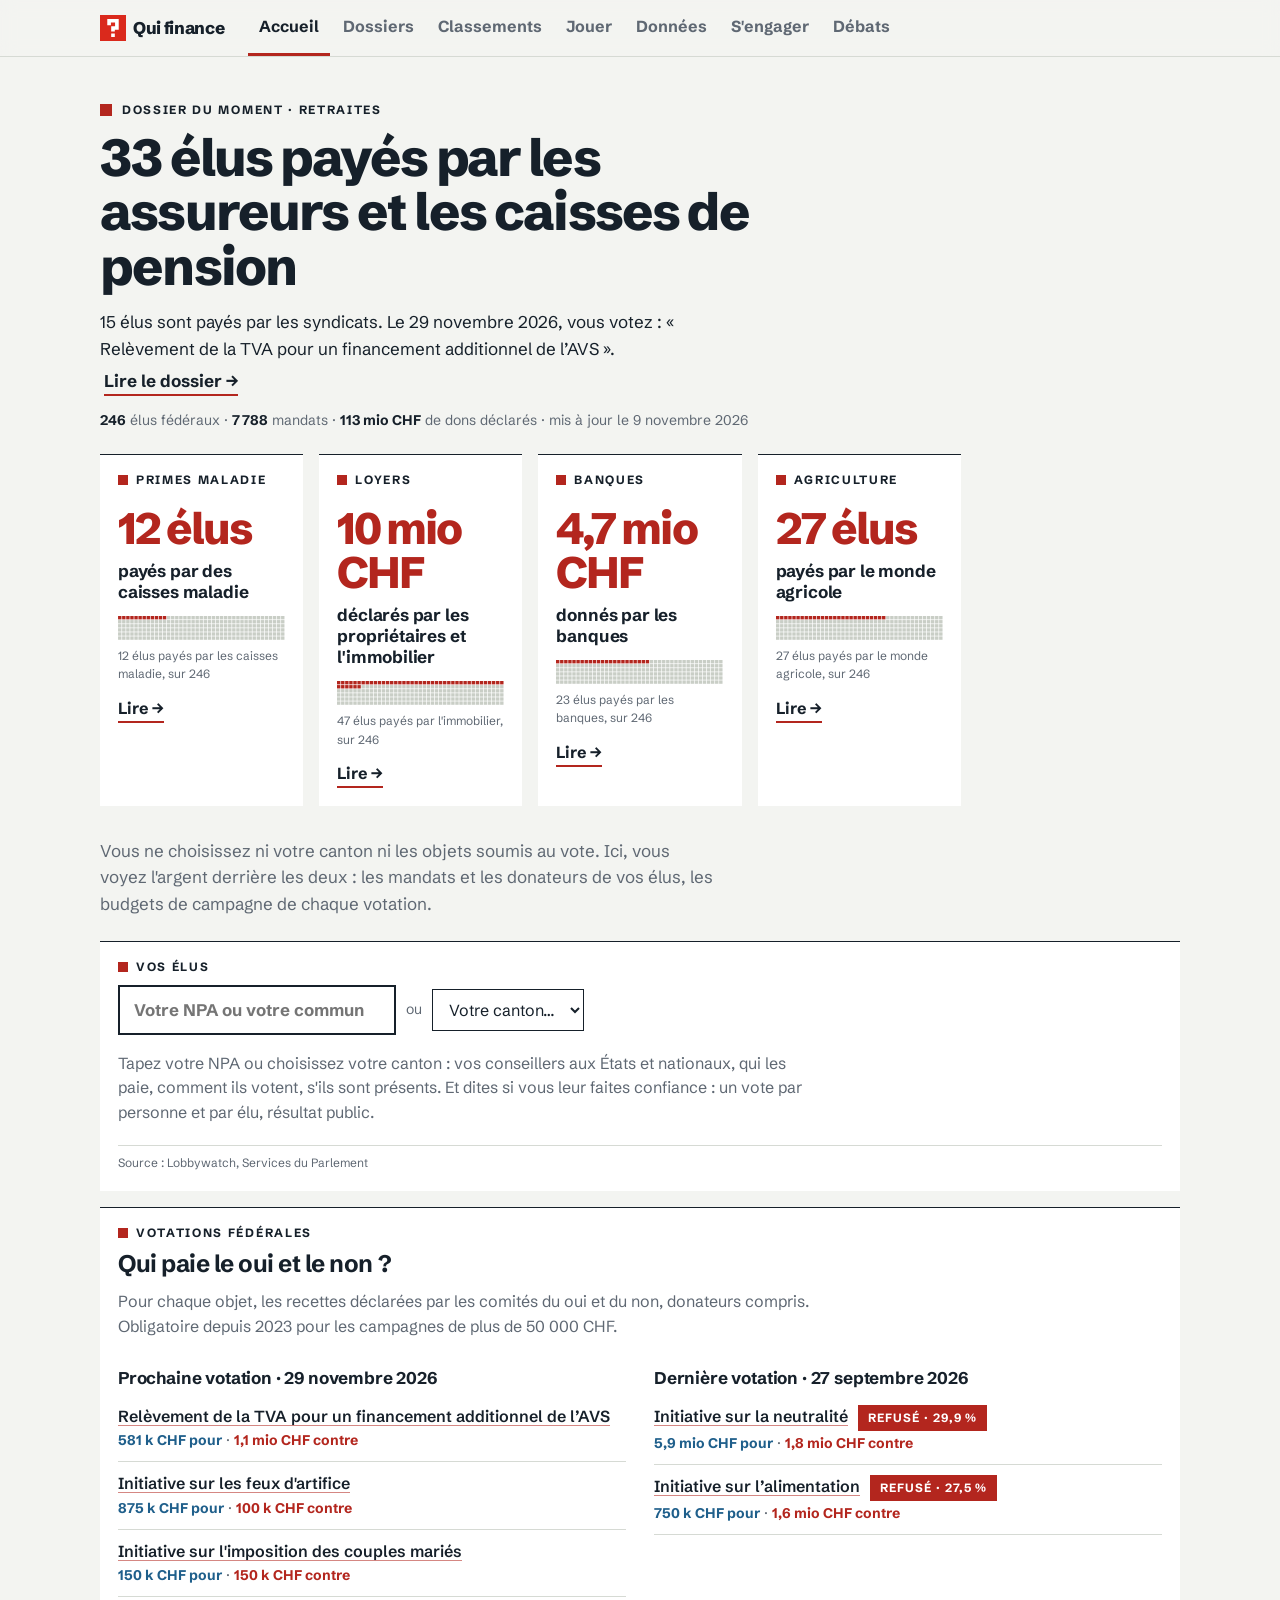
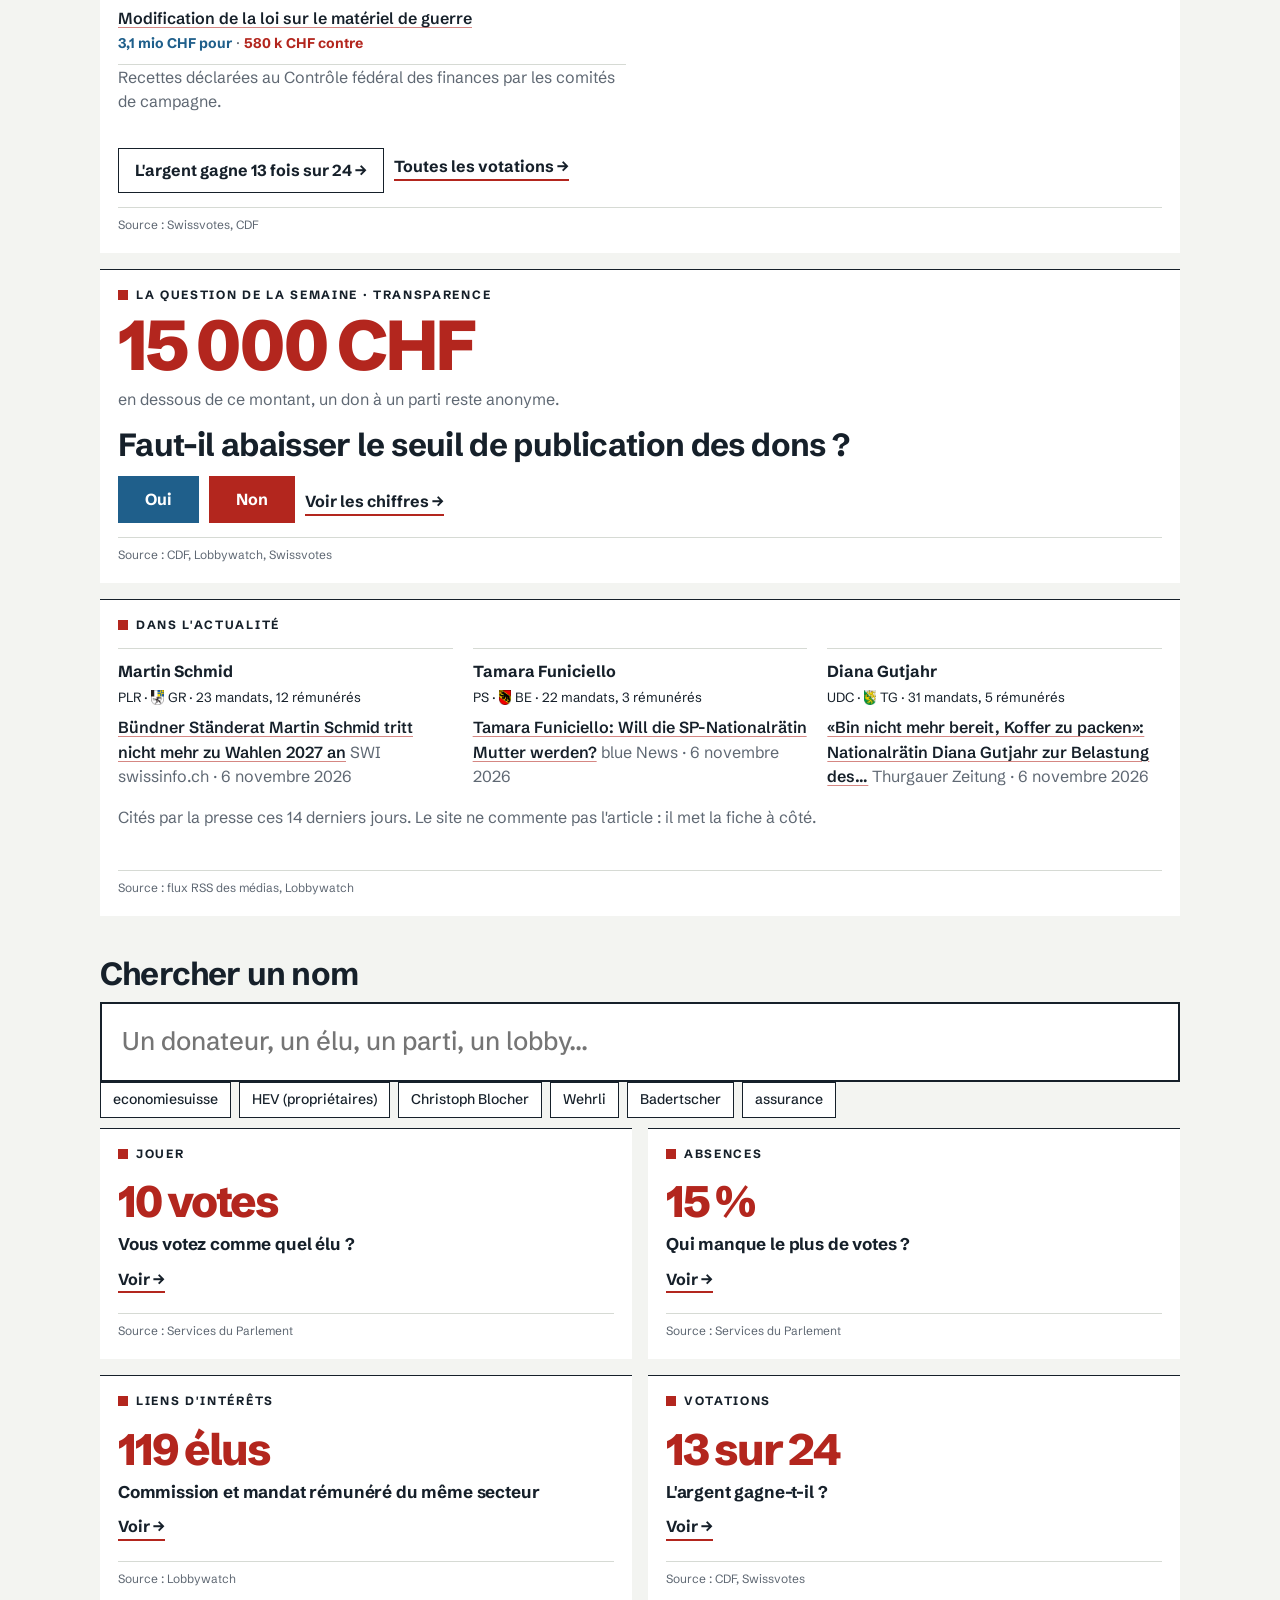
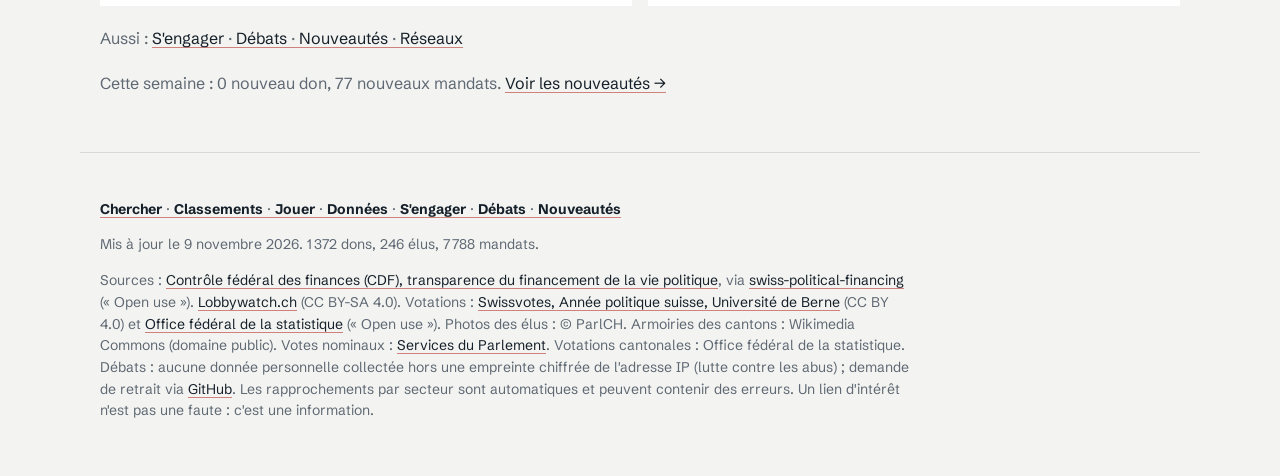
<file: site/index.html>
<!doctype html>
<html lang="fr">
<head>
<meta charset="utf-8">
<meta name="viewport" content="width=device-width, initial-scale=1, viewport-fit=cover">
<title>Qui finance ? Transparence démocratique</title>
<meta name="description" content="Transparence démocratique. Dons aux partis et aux campagnes (CDF) et liens d'intérêts des parlementaires (Lobbywatch), réunis et mis à jour chaque semaine.">
<link rel="icon" href="img/logo.svg" type="image/svg+xml">
<link rel="apple-touch-icon" href="img/apple-touch-icon.png">
<link rel="preconnect" href="https://fonts.googleapis.com">
<link rel="preconnect" href="https://fonts.gstatic.com" crossorigin>
<link href="https://fonts.googleapis.com/css2?family=Schibsted+Grotesk:wght@400;500;700;800&family=Archivo:wght@500;700;800&display=swap" rel="stylesheet">
<link rel="stylesheet" href="style.css?v=dev">
</head>
<body>
<header class="top">
  <div class="wrap top-inner">
    <a class="brand" href="#chercher" aria-label="Qui finance ? Accueil"><img src="img/logo.svg" alt="" width="26" height="26">Qui finance</a>
    <nav class="tabs" aria-label="Sections">
      <a href="#chercher" data-tab="chercher">Accueil</a>
      <a href="#dossier" data-tab="dossier" data-group="dossier commission">Dossiers</a>
      <a href="#tendances" data-tab="tendances" data-group="tendances absences lobbyistes">Classements</a>
      <a href="#jouer" data-tab="jouer">Jouer</a>
      <a href="#dons" data-tab="dons" data-group="dons votations parlement reseaux trends nouveautes">Données</a>
      <a href="#engager" data-tab="engager" class="sec">S'engager</a>
      <a href="#debats" data-tab="debats" class="sec">Débats</a>
    </nav>
  </div>
</header>

<main class="wrap">
  <section id="tab-chercher" class="tab">
    <div id="dos-home"><p class="eyebrow">Transparence démocratique</p>
    <h1 class="hero">Qui paie vos élus ?<br>Qui paie le oui et le non ?</h1></div>
    <p class="lede">Vous ne choisissez ni votre canton ni les objets soumis au vote. Ici, vous voyez l'argent derrière les deux : les mandats et les donateurs de vos élus, les budgets de campagne de chaque votation.</p>
    <section class="card mes-elus" id="mes-elus" aria-label="Vos élus"><p class="note">Chargement…</p></section>
    <section class="card vot-home" id="vot-home" aria-label="Votations fédérales"><p class="note">Chargement…</p></section>
    <section class="card qsem" id="qsem" aria-label="La question de la semaine"><p class="note">Chargement…</p></section>
    <div id="spot"></div>
    <h2 class="h-search">Chercher un nom</h2>
    <label class="search-big">
      <span class="sr">Recherche</span>
      <input id="q" type="search" placeholder="Un donateur, un élu, un parti, un lobby…" autocomplete="off">
    </label>
    <div class="chips row" id="suggest"></div>
    <div id="results"></div>
    <div class="grid une" id="une"></div>
    <p class="note more-links">Aussi : <a href="#engager">S'engager</a><a href="#debats">Débats</a><a href="#nouveautes">Nouveautés</a><a href="#reseaux">Réseaux</a></p>
    <p class="note" id="news-line" hidden></p>
  </section>

  <section id="tab-dossier" class="tab" hidden><div id="dossier"></div></section>
  <section id="tab-commission" class="tab" hidden><div id="commission"></div></section>

  <section id="tab-dons" class="tab" hidden>
    <nav class="subnav" aria-label="Données"><span class="subnav-label">Données :</span><a href="#dons">Dons</a><a href="#votations">Votations</a><a href="#parlement">Parlement</a><a href="#reseaux">Réseaux</a><a href="#trends">Tendances</a><a href="#nouveautes" class="if-news">Nouveautés</a></nav>
    <h2>Dons déclarés</h2>
    <p class="note">Dons de plus de 15 000 CHF aux partis et de toute taille aux campagnes de plus de 50 000 CHF. Pour chaque campagne, seul le décompte final est retenu (ou le budget s'il n'est pas encore publié), pour ne pas compter deux fois les mêmes francs.</p>
    <div class="filters" id="f-dons"></div>
    <p class="summary" id="s-dons"></p>
    <div class="table-wrap"><table id="t-dons"></table></div>
    <div class="pager" id="p-dons"></div>
  </section>

  <section id="tab-votations" class="tab" hidden>
    <nav class="subnav" aria-label="Données"><span class="subnav-label">Données :</span><a href="#dons">Dons</a><a href="#votations">Votations</a><a href="#parlement">Parlement</a><a href="#reseaux">Réseaux</a><a href="#trends">Tendances</a><a href="#nouveautes" class="if-news">Nouveautés</a></nav>
    <h2>Votations</h2>
    <p class="note">Tous les objets soumis au peuple depuis 2023. Fédéral : résultat par canton, mots d'ordre, vote final du Conseil national et argent déclaré par les comités de chaque camp (obligatoire depuis le 23 octobre 2023, pour les campagnes de plus de 50 000 CHF). Cantonal : résultat par commune.</p>
    <div class="filters level"><select id="fv-niveau" aria-label="Niveau"><option value="federal">Votations fédérales</option><option value="cantonal">Votations cantonales</option></select></div>
    <div class="filters" id="f-votes"></div>
    <div class="filters" id="f-cant" hidden></div>
    <p class="summary" id="s-votes"></p>
    <div id="l-votes"></div>
  </section>

  <section id="tab-parlement" class="tab" hidden>
    <nav class="subnav" aria-label="Données"><span class="subnav-label">Données :</span><a href="#dons">Dons</a><a href="#votations">Votations</a><a href="#parlement">Parlement</a><a href="#reseaux">Réseaux</a><a href="#trends">Tendances</a><a href="#nouveautes" class="if-news">Nouveautés</a></nav>
    <h2>Composition du Parlement</h2>
    <p class="note">Sièges par groupe parlementaire. Les petits partis siègent dans le groupe d'un grand parti (par exemple le MCG et la Lega avec l'UDC). Cliquez un siège pour ouvrir la fiche de l'élu.</p>
    <div class="grid" id="hemis"></div>
    <h2>Votes au Conseil national</h2>
    <p class="note">Votes nominaux de la législature en cours (depuis décembre 2023), publiés par les Services du Parlement. Le Conseil des États ne publie pas ses votes nominaux sous cette forme.</p>
    <div id="cn-votes"></div>
    <h2>Liens d'intérêts des parlementaires</h2>
    <p class="note">Mandats en cours déclarés par les <span id="n-elus"></span> élus fédéraux, classés par Lobbywatch en groupes et secteurs. La rémunération n'est connue que si l'élu l'a communiquée.</p>
    <div class="filters" id="f-parl"></div>
    <p class="summary" id="s-parl"></p>
    <div class="table-wrap"><table id="t-parl"></table></div>
    <div class="pager" id="p-parl"></div>
  </section>

  <section id="tab-jouer" class="tab" hidden>
    <h2>Jouer</h2>
    <p class="note">Explorer les données en jouant. Toutes les réponses viennent des registres officiels et de Lobbywatch.</p>
    <div class="chips" id="jeux-menu"></div>
    <div id="jeu"></div>
  </section>

  <section id="tab-absences" class="tab" hidden>
    <nav class="subnav" aria-label="Classements"><span class="subnav-label">Classements :</span><a href="#tendances">Tous</a><a href="#absences">Absences</a><a href="#lobbyistes">Lobbyistes</a></nav>
    <h2>Qui manque le plus de votes ?</h2>
    <p class="note">Tous les votes nominaux du Conseil national depuis décembre 2023. <b>Excusé</b> : absence annoncée pour maladie, accident, maternité ou paternité, ou mission officielle (art. 57 al. 4 de la loi sur le Parlement). <b>Non excusé</b> : l'élu n'a pas pris part au vote sans excuse enregistrée. Les données ne disent pas pourquoi : une absence peut avoir une raison légitime. Le Conseil des États ne publie pas ses votes nominaux sous cette forme.</p>
    <div class="filters" id="f-abs"></div>
    <p class="summary" id="s-abs"></p>
    <div class="table-wrap"><table id="t-abs"></table></div>
  </section>

  <section id="tab-lobbyistes" class="tab" hidden>
    <nav class="subnav" aria-label="Classements"><span class="subnav-label">Classements :</span><a href="#tendances">Tous</a><a href="#absences">Absences</a><a href="#lobbyistes">Lobbyistes</a></nav>
    <h2>Qui fait entrer qui au Palais fédéral ?</h2>
    <p class="note">Chaque parlementaire peut donner deux badges d'accès permanents au Palais fédéral. Beaucoup vont à des représentants d'intérêts (lobbyistes), qui peuvent alors circuler librement dans les couloirs du Parlement. Source : registre des accès, via Lobbywatch.</p>
    <div class="kpis" id="k-lob"></div>
    <div class="filters" id="f-lob"></div>
    <div id="l-lob"></div>
  </section>

  <section id="tab-reseaux" class="tab" hidden>
    <nav class="subnav" aria-label="Données"><span class="subnav-label">Données :</span><a href="#dons">Dons</a><a href="#votations">Votations</a><a href="#parlement">Parlement</a><a href="#reseaux">Réseaux</a><a href="#trends">Tendances</a><a href="#nouveautes" class="if-news">Nouveautés</a></nav>
    <h2>Qui est lié à qui ?</h2>
    <p class="note">La carte des liens entre élus et organisations : chaque trait est un mandat déclaré (Lobbywatch), en rouge s'il est rémunéré ; en pointillé, un élu qui donne son badge d'accès au Palais fédéral à un lobbyiste de l'organisation. Les bulles liées se regroupent : les « clans » apparaissent d'eux-mêmes.</p>
    <div class="filters" id="f-net"></div>
    <div id="net"></div>
  </section>

  <section id="tab-tendances" class="tab" hidden>
    <nav class="subnav" aria-label="Classements"><span class="subnav-label">Classements :</span><a href="#tendances">Tous</a><a href="#absences">Absences</a><a href="#lobbyistes">Lobbyistes</a></nav>
    <h2>Classements</h2>
    <p class="note">Les chiffres qui font parler, calculés à partir des registres. Chaque ligne renvoie à sa fiche, avec les précautions de lecture.</p>
    <div class="grid" id="classements"></div>
  </section>

  <section id="tab-trends" class="tab" hidden>
    <nav class="subnav" aria-label="Données"><span class="subnav-label">Données :</span><a href="#dons">Dons</a><a href="#votations">Votations</a><a href="#parlement">Parlement</a><a href="#reseaux">Réseaux</a><a href="#trends">Tendances</a><a href="#nouveautes" class="if-news">Nouveautés</a></nav>
    <h2>Tendances</h2>
    <p class="note">Plus gros donateurs, argent par secteur et par parti, budget du oui contre budget du non, secteurs présents au Parlement, évolution semaine après semaine.</p>
    <div class="filters" id="f-trend"></div>
    <div class="grid" id="charts"></div>
  </section>

  <section id="tab-debats" class="tab" hidden>
    <h2>Débats</h2>
    <p class="note">Proposez une hypothèse que les données du site permettent de discuter, votez pour celles qui vous semblent fondées, débattez. Chaque hypothèse cite au moins une fiche du site.</p>
    <details class="charte">
      <summary>Charte : à lire avant de participer</summary>
      <ul>
        <li>Partez des données : citez les fiches qui soutiennent votre hypothèse.</li>
        <li>Formulez une hypothèse ou une question, pas une accusation. Un don ou un mandat n'est pas une preuve de corruption.</li>
        <li>Pas d'attaque personnelle, pas d'insulte, rien sur la vie privée.</li>
        <li>Tout est relu avant publication. Une contribution peut être refusée ou retirée.</li>
        <li>Aucun compte ni email. Votre adresse IP n'est jamais stockée en clair (empreinte chiffrée, uniquement contre les abus). Protection anti-robot par Cloudflare Turnstile.</li>
      </ul>
    </details>
    <div class="filters" id="f-debats">
      <select id="fdb-tri" aria-label="Tri"><option value="top">Les mieux notées</option><option value="recent">Les plus récentes</option></select>
      <button class="btn" data-propose="">Proposer une hypothèse</button>
    </div>
    <div id="l-debats"></div>
  </section>

  <section id="tab-engager" class="tab" hidden>
    <h2>S'engager</h2>
    <p class="note">Trois façons de peser : voter, adhérer à un parti, le financer. Même présentation pour tous les partis représentés aux Chambres fédérales, classés par nombre de sièges. Le site ne recommande personne : il compte seulement les clics, sans donnée personnelle, et publie le compteur.</p>
    <div class="grid">
      <div class="card"><h3>Voter</h3><ul class="list">
        <li><span><a href="https://www.ch.ch/fr/votations-et-elections/" target="_blank" rel="noopener">ch.ch : votations et élections</a></span><span class="sub">Dates, objets, vote par correspondance, inscription. Confédération et cantons.</span></li>
        <li><span><a href="https://www.easyvote.ch/fr" target="_blank" rel="noopener">easyvote.ch</a></span><span class="sub">Explications neutres de chaque objet, pensées pour les 18-25 ans. Fédération suisse des parlements des jeunes.</span></li>
        <li><span><a href="https://www.smartvote.ch/fr/home" target="_blank" rel="noopener">smartvote.ch</a></span><span class="sub">Comparez vos positions avec celles des candidats et des partis avant une élection.</span></li>
        <li><span><a href="#jouer:match">Vote comme un élu</a> et <a href="#chercher">la cote de confiance</a></span><span class="sub">Sur ce site : dix vrais votes du Conseil national pour trouver les élus qui votent comme vous, et un vote de confiance sur chaque élu.</span></li>
      </ul></div>
      <div class="card"><h3>Interpeller</h3><ul class="list">
        <li><span>Écrire à un élu</span><span class="sub">Chaque fiche d'élu renvoie à sa page officielle sur parlament.ch, avec ses coordonnées et ses interventions.</span></li>
        <li><span><a href="#debats">Débattre ici</a></span><span class="sub">Proposez une hypothèse fondée sur les données, votez, commentez. Tout est relu avant publication.</span></li>
        <li><span><a href="https://www.bk.admin.ch/bk/fr/home/droits-politiques.html" target="_blank" rel="noopener">Initiative et référendum</a></span><span class="sub">Lancer ou signer une initiative populaire ou un référendum. Chancellerie fédérale.</span></li>
      </ul></div>
    </div>
    <h2>Adhérer ou donner</h2>
    <p class="note">Liens officiels des partis, dans l'ordre du nombre de sièges aux Chambres fédérales. Les dons de plus de 15 000 CHF par an à un parti sont publiés par le Contrôle fédéral des finances ; en dessous, ils restent anonymes. Les liens portent une balise « utm_source=quifinance » : le parti sait que vous venez d'ici, le site ne sait pas qui vous êtes.</p>
    <div id="engager"></div>
  </section>

  <section id="tab-nouveautes" class="tab" hidden>
    <nav class="subnav" aria-label="Données"><span class="subnav-label">Données :</span><a href="#dons">Dons</a><a href="#votations">Votations</a><a href="#parlement">Parlement</a><a href="#reseaux">Réseaux</a><a href="#trends">Tendances</a><a href="#nouveautes" class="if-news">Nouveautés</a></nav>
    <h2>Nouveautés</h2>
    <p class="note">Ce qui a changé à chaque mise à jour hebdomadaire : nouveaux dons publiés, nouveaux mandats, mandats terminés.</p>
    <div id="news"></div>
  </section>
</main>

<div class="sheet" id="sheet" hidden>
  <div class="sheet-back" data-close></div>
  <article class="sheet-panel" role="dialog" aria-modal="true" aria-labelledby="sheet-title">
    <button class="close" data-close aria-label="Fermer">×</button>
    <div id="sheet-body"></div>
  </article>
</div>

<div id="ts-box" class="ts-box" aria-live="polite"></div>

<footer class="foot wrap">
  <p class="foot-nav"><a href="#chercher">Chercher</a><a href="#tendances">Classements</a><a href="#jouer">Jouer</a><a href="#dons">Données</a><a href="#engager">S'engager</a><a href="#debats">Débats</a><a href="#nouveautes">Nouveautés</a></p>
  <p id="status"></p>
  <p>Sources : <a href="https://politikfinanzierung.efk.admin.ch">Contrôle fédéral des finances (CDF), transparence du financement de la vie politique</a>, via <a href="https://github.com/lgnbhl/swiss-political-financing">swiss-political-financing</a> (« Open use »). <a href="https://lobbywatch.ch">Lobbywatch.ch</a> (CC BY-SA 4.0). Votations : <a href="https://swissvotes.ch">Swissvotes, Année politique suisse, Université de Berne</a> (CC BY 4.0) et <a href="https://www.bfs.admin.ch">Office fédéral de la statistique</a> (« Open use »). Photos des élus : © ParlCH. Armoiries des cantons : Wikimedia Commons (domaine public). Votes nominaux : <a href="https://ws.parlament.ch/odata.svc">Services du Parlement</a>. Votations cantonales : Office fédéral de la statistique. Débats : aucune donnée personnelle collectée hors une empreinte chiffrée de l'adresse IP (lutte contre les abus) ; demande de retrait via <a href="https://github.com/dowdow27/qui-finance/issues">GitHub</a>. Les rapprochements par secteur sont automatiques et peuvent contenir des erreurs. Un lien d'intérêt n'est pas une faute : c'est une information.</p>
</footer>
<script src="config.js"></script>
<script src="app.js?v=dev" defer></script>
</body>
</html>
</file>
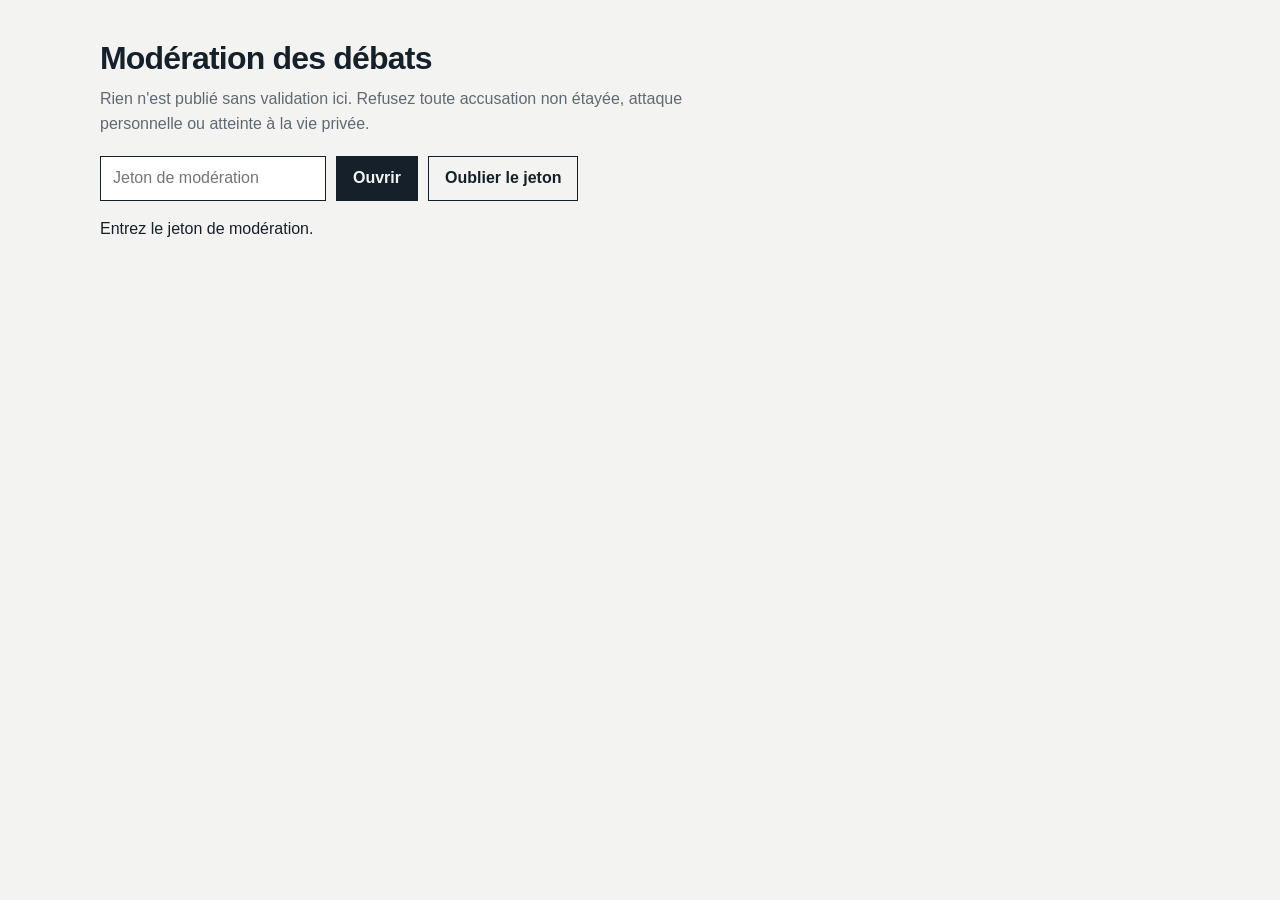
<file: site/admin.html>
<!doctype html>
<html lang="fr">
<head>
<meta charset="utf-8">
<meta name="viewport" content="width=device-width, initial-scale=1">
<meta name="robots" content="noindex, nofollow">
<title>Modération des débats</title>
<link rel="icon" href="img/logo.svg" type="image/svg+xml">
<link rel="stylesheet" href="style.css">
</head>
<body>
<main class="wrap">
  <h2>Modération des débats</h2>
  <p class="note">Rien n'est publié sans validation ici. Refusez toute accusation non étayée, attaque personnelle ou atteinte à la vie privée.</p>
  <form id="login" class="filters">
    <input type="password" id="tok" placeholder="Jeton de modération" aria-label="Jeton de modération" autocomplete="current-password">
    <button class="btn">Ouvrir</button>
    <button class="btn ghost" type="button" id="logout">Oublier le jeton</button>
  </form>
  <p class="summary" id="msg" role="status"></p>
  <div id="out"></div>
</main>
<script src="config.js"></script>
<script>
"use strict";
const $ = (s) => document.querySelector(s);
const esc = (s) => String(s ?? "").replace(/[&<>"']/g, (c) => ({ "&": "&amp;", "<": "&lt;", ">": "&gt;", '"': "&quot;", "'": "&#39;" }[c]));
const API = window.QF?.API || "";
const store = { get: () => { try { return localStorage.getItem("qf-admin") || ""; } catch { return ""; } }, set: (v) => { try { v ? localStorage.setItem("qf-admin", v) : localStorage.removeItem("qf-admin"); } catch {} } };
let TOKEN = store.get();

async function call(path, data) {
  const r = await fetch(API + path, { method: data ? "POST" : "GET", headers: { Authorization: `Bearer ${TOKEN}`, "Content-Type": "application/json" }, body: data ? JSON.stringify(data) : undefined });
  const out = await r.json().catch(() => ({}));
  if (!r.ok) throw new Error(out.erreur || `erreur ${r.status}`);
  return out;
}
const refs = (rs) => rs.map((r) => `<a class="chip ref" href="./#${r.type === "classement" ? "tendances:" + encodeURIComponent(r.key) : "chercher:" + encodeURIComponent(r.label)}" target="_blank"><small>${esc(r.type)}</small> ${esc(r.label)}</a>`).join(" ");
const actions = (t, id, pub) => pub
  ? `<button class="btn ghost" data-act="supprimer" data-t="${t}" data-id="${id}">Supprimer</button>`
  : `<button class="btn" data-act="publier" data-t="${t}" data-id="${id}">Publier</button> <button class="btn ghost" data-act="refuser" data-t="${t}" data-id="${id}">Refuser</button>`;

async function load() {
  if (!API) { $("#msg").textContent = "API non configurée (site/config.js)."; return; }
  if (!TOKEN) { $("#msg").textContent = "Entrez le jeton de modération."; $("#out").innerHTML = ""; return; }
  $("#msg").textContent = "Chargement…";
  try {
    const f = await call("/admin/file");
    $("#msg").textContent = `${f.hypotheses.length} hypothèse(s) et ${f.commentaires.length} commentaire(s) en attente.`;
    $("#out").innerHTML = `<h3>Hypothèses en attente</h3>${f.hypotheses.map((h) => `<div class="hypo"><div></div><div class="hypo-body"><h3>${esc(h.titre)}</h3><p class="meta">${esc(h.pseudo)}, ${esc(h.cree_le)} UTC</p><p class="texte">${esc(h.texte)}</p><div class="chips">${refs(h.refs)}</div>${actions("hypotheses", h.id)}</div></div>`).join("") || "<p class='note'>Rien.</p>"}
      <h3>Commentaires en attente</h3>${f.commentaires.map((c) => `<div class="hypo"><div></div><div class="hypo-body"><p class="meta">${esc(c.pseudo)}, ${esc(c.cree_le)} UTC, sur « ${esc(c.hypothese)} »</p><p class="texte">${esc(c.texte)}</p>${actions("commentaires", c.id)}</div></div>`).join("") || "<p class='note'>Rien.</p>"}
      <h3>Sondages (question de la semaine)</h3>${(f.sondages || []).map((x) => `<p class="summary">${esc(x.question)} : ${x.oui} oui, ${x.non} non</p>`).join("") || "<p class='note'>Aucun vote.</p>"}
      <h3>Publiées (100 dernières)</h3>${f.publiees.map((h) => `<div class="hypo"><div class="votebox"><b class="score">${h.score}</b></div><div class="hypo-body"><h3>${esc(h.titre)}</h3><p class="meta">${esc(h.pseudo)}, ${esc(h.publie_le)} UTC · ${h.pour} pour, ${h.contre} contre, ${h.n_com} commentaire(s)</p><div class="chips">${refs(h.refs)}</div>${actions("hypotheses", h.id, true)}</div></div>`).join("") || "<p class='note'>Rien.</p>"}`;
  } catch (e) { $("#msg").textContent = `Impossible de charger : ${e.message}.`; $("#out").innerHTML = ""; }
}
$("#login").addEventListener("submit", (ev) => { ev.preventDefault(); TOKEN = $("#tok").value.trim(); store.set(TOKEN); $("#tok").value = ""; load(); });
$("#logout").addEventListener("click", () => { TOKEN = ""; store.set(""); load(); });
$("#out").addEventListener("click", async (ev) => {
  const b = ev.target.closest("[data-act]"); if (!b) return;
  const act = b.dataset.act; let motif = "";
  if (act === "refuser" && (motif = prompt("Motif du refus (interne) :")) === null) return;
  if (act === "supprimer" && !confirm("Supprimer définitivement, avec ses votes et commentaires ?")) return;
  b.disabled = true;
  try { await call(`/admin/${b.dataset.t}/${b.dataset.id}`, { action: act, motif }); load(); }
  catch (e) { $("#msg").textContent = `Action impossible : ${e.message}.`; b.disabled = false; }
});
load();
</script>
</body>
</html>
</file>
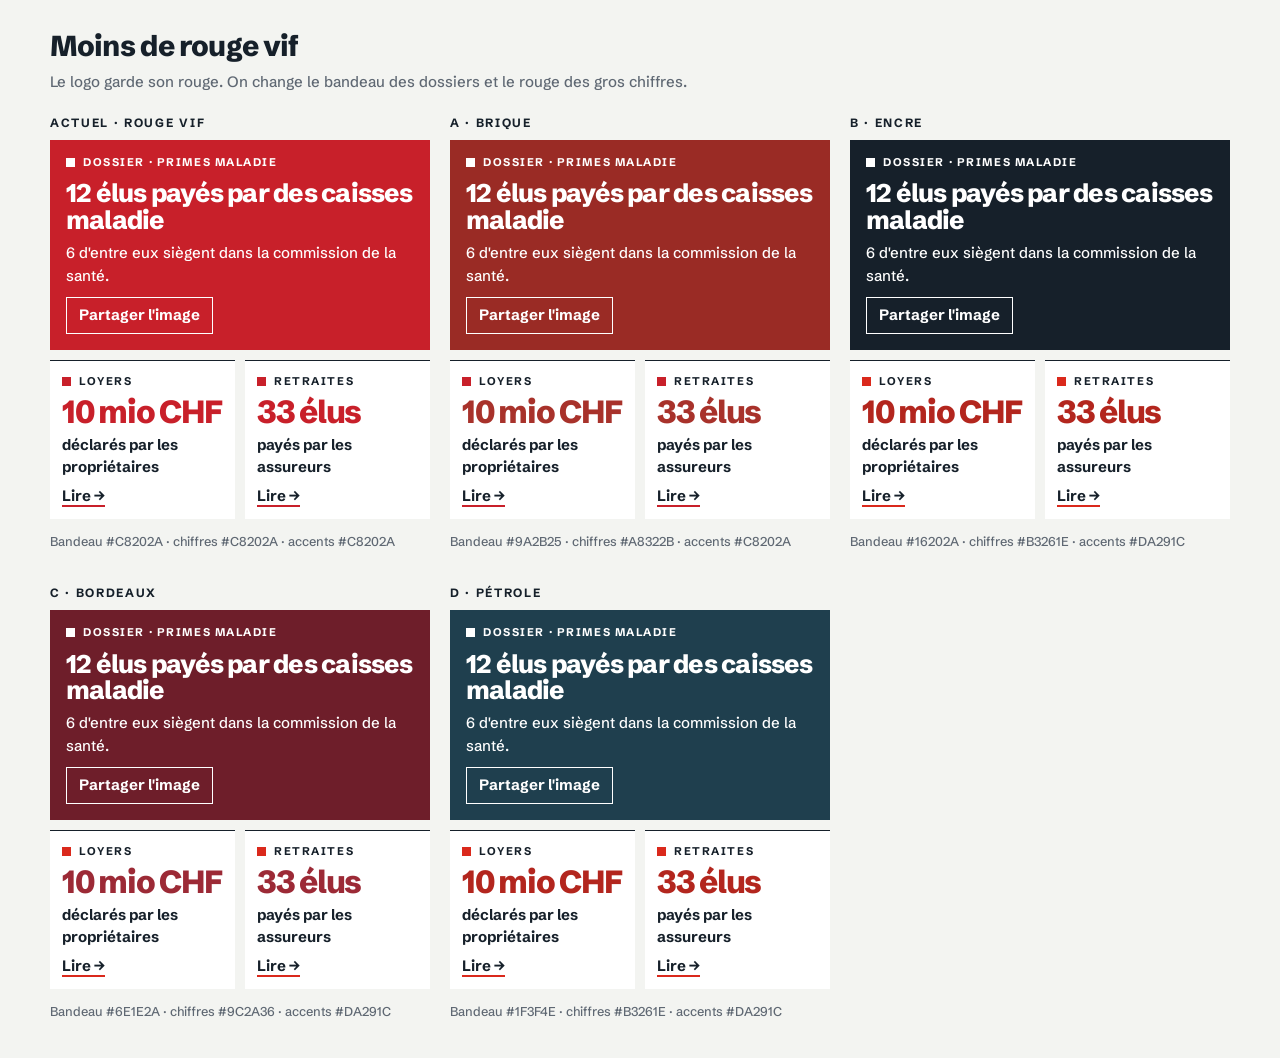
<file: docs/logo/couleurs.html>
<!doctype html><html lang="fr"><head><meta charset="utf-8"><meta name="viewport" content="width=device-width, initial-scale=1"><title>Couleurs Qui finance</title>
<link href="https://fonts.googleapis.com/css2?family=Schibsted+Grotesk:wght@500;700;800&display=swap" rel="stylesheet">
<style>body{margin:0;background:#F3F4F1;color:#16202A;font:500 15px/1.5 "Schibsted Grotesk",Arial,sans-serif}main{max-width:1180px;margin:0 auto;padding:24px 16px}
h1{font-size:1.8rem;font-weight:800;letter-spacing:-.03em;margin:0 0 4px}.intro{color:#5F6873;margin:0 0 20px}
.grid{display:grid;grid-template-columns:repeat(auto-fit,minmax(340px,1fr));gap:20px}.opt h2{font-size:.75rem;letter-spacing:.14em;text-transform:uppercase;margin:0 0 8px}
.band{color:#fff;padding:14px 16px 16px}.band h3{font-size:1.6rem;line-height:1.05;letter-spacing:-.03em;margin:4px 0 8px;font-weight:800}.band p{margin:0 0 10px}
.eb,.eb2{font-size:.7rem;font-weight:700;letter-spacing:.14em;display:flex;gap:8px;align-items:center;margin:0}.eb i{width:9px;height:9px;background:#fff}.eb2 i{width:9px;height:9px}
.b{display:inline-block;border:1px solid #fff;padding:6px 12px;font-weight:700}.row{display:grid;grid-template-columns:1fr 1fr;gap:10px;margin-top:10px}
.tile{background:#fff;border-top:1px solid #16202A;padding:12px}.big{font-size:2rem;font-weight:800;letter-spacing:-.04em;line-height:1;margin:6px 0}.t{margin:0 0 6px;font-weight:700}.go{font-weight:700;border-bottom:2px solid}.leg{color:#5F6873;font-size:.8rem}</style></head>
<body><main><h1>Moins de rouge vif</h1><p class="intro">Le logo garde son rouge. On change le bandeau des dossiers et le rouge des gros chiffres.</p><div class="grid"><section class="opt"><h2>Actuel · rouge vif</h2>
<div class="band" style="background:#C8202A"><p class="eb"><i></i>DOSSIER · PRIMES MALADIE</p><h3>12 élus payés par des caisses maladie</h3><p>6 d'entre eux siègent dans la commission de la santé.</p><span class="b">Partager l'image</span></div>
<div class="row"><div class="tile"><p class="eb2"><i style="background:#C8202A"></i>LOYERS</p><p class="big" style="color:#C8202A">10 mio CHF</p><p class="t">déclarés par les propriétaires</p><span class="go" style="border-color:#C8202A">Lire →</span></div>
<div class="tile"><p class="eb2"><i style="background:#C8202A"></i>RETRAITES</p><p class="big" style="color:#C8202A">33 élus</p><p class="t">payés par les assureurs</p><span class="go" style="border-color:#C8202A">Lire →</span></div></div>
<p class="leg">Bandeau #C8202A · chiffres #C8202A · accents #C8202A</p></section><section class="opt"><h2>A · Brique</h2>
<div class="band" style="background:#9A2B25"><p class="eb"><i></i>DOSSIER · PRIMES MALADIE</p><h3>12 élus payés par des caisses maladie</h3><p>6 d'entre eux siègent dans la commission de la santé.</p><span class="b">Partager l'image</span></div>
<div class="row"><div class="tile"><p class="eb2"><i style="background:#C8202A"></i>LOYERS</p><p class="big" style="color:#A8322B">10 mio CHF</p><p class="t">déclarés par les propriétaires</p><span class="go" style="border-color:#C8202A">Lire →</span></div>
<div class="tile"><p class="eb2"><i style="background:#C8202A"></i>RETRAITES</p><p class="big" style="color:#A8322B">33 élus</p><p class="t">payés par les assureurs</p><span class="go" style="border-color:#C8202A">Lire →</span></div></div>
<p class="leg">Bandeau #9A2B25 · chiffres #A8322B · accents #C8202A</p></section><section class="opt"><h2>B · Encre</h2>
<div class="band" style="background:#16202A"><p class="eb"><i></i>DOSSIER · PRIMES MALADIE</p><h3>12 élus payés par des caisses maladie</h3><p>6 d'entre eux siègent dans la commission de la santé.</p><span class="b">Partager l'image</span></div>
<div class="row"><div class="tile"><p class="eb2"><i style="background:#DA291C"></i>LOYERS</p><p class="big" style="color:#B3261E">10 mio CHF</p><p class="t">déclarés par les propriétaires</p><span class="go" style="border-color:#DA291C">Lire →</span></div>
<div class="tile"><p class="eb2"><i style="background:#DA291C"></i>RETRAITES</p><p class="big" style="color:#B3261E">33 élus</p><p class="t">payés par les assureurs</p><span class="go" style="border-color:#DA291C">Lire →</span></div></div>
<p class="leg">Bandeau #16202A · chiffres #B3261E · accents #DA291C</p></section><section class="opt"><h2>C · Bordeaux</h2>
<div class="band" style="background:#6E1E2A"><p class="eb"><i></i>DOSSIER · PRIMES MALADIE</p><h3>12 élus payés par des caisses maladie</h3><p>6 d'entre eux siègent dans la commission de la santé.</p><span class="b">Partager l'image</span></div>
<div class="row"><div class="tile"><p class="eb2"><i style="background:#DA291C"></i>LOYERS</p><p class="big" style="color:#9C2A36">10 mio CHF</p><p class="t">déclarés par les propriétaires</p><span class="go" style="border-color:#DA291C">Lire →</span></div>
<div class="tile"><p class="eb2"><i style="background:#DA291C"></i>RETRAITES</p><p class="big" style="color:#9C2A36">33 élus</p><p class="t">payés par les assureurs</p><span class="go" style="border-color:#DA291C">Lire →</span></div></div>
<p class="leg">Bandeau #6E1E2A · chiffres #9C2A36 · accents #DA291C</p></section><section class="opt"><h2>D · Pétrole</h2>
<div class="band" style="background:#1F3F4E"><p class="eb"><i></i>DOSSIER · PRIMES MALADIE</p><h3>12 élus payés par des caisses maladie</h3><p>6 d'entre eux siègent dans la commission de la santé.</p><span class="b">Partager l'image</span></div>
<div class="row"><div class="tile"><p class="eb2"><i style="background:#DA291C"></i>LOYERS</p><p class="big" style="color:#B3261E">10 mio CHF</p><p class="t">déclarés par les propriétaires</p><span class="go" style="border-color:#DA291C">Lire →</span></div>
<div class="tile"><p class="eb2"><i style="background:#DA291C"></i>RETRAITES</p><p class="big" style="color:#B3261E">33 élus</p><p class="t">payés par les assureurs</p><span class="go" style="border-color:#DA291C">Lire →</span></div></div>
<p class="leg">Bandeau #1F3F4E · chiffres #B3261E · accents #DA291C</p></section></div></main></body></html>
</file>
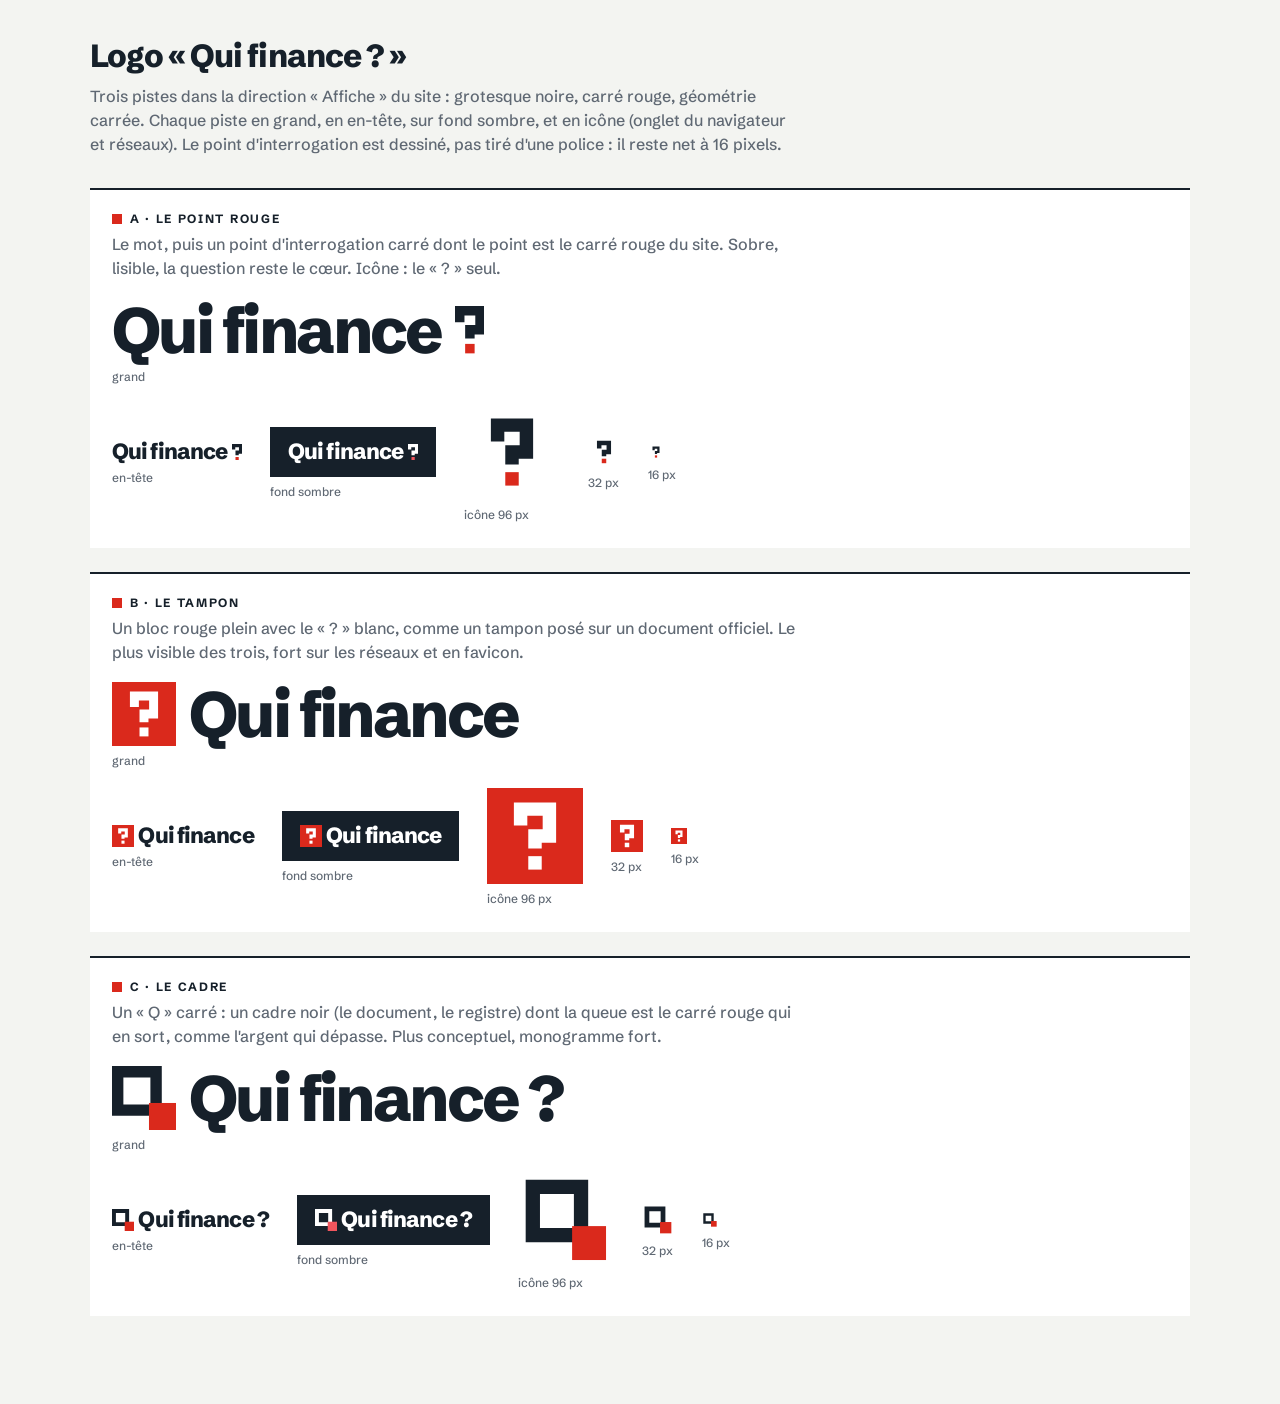
<file: docs/logo/planche.html>
<!doctype html>
<html lang="fr"><head><meta charset="utf-8"><meta name="viewport" content="width=device-width, initial-scale=1">
<title>Logo Qui finance</title>
<link href="https://fonts.googleapis.com/css2?family=Schibsted+Grotesk:wght@500;800&display=swap" rel="stylesheet">
<style>
:root { --ink:#16202A; --red:#DA291C; --paper:#F3F4F1; --muted:#5F6873; }
body { margin:0; background:var(--paper); color:var(--ink); font:500 16px/1.5 "Schibsted Grotesk", Arial, sans-serif; }
main { max-width:1100px; margin:0 auto; padding:32px 16px 64px; }
h1 { font-size:2rem; font-weight:800; letter-spacing:-.03em; margin:0 0 4px; }
.intro { color:var(--muted); margin:0 0 32px; max-width:70ch; }
.prop { background:#fff; border-top:2px solid var(--ink); padding:20px 22px 24px; margin:0 0 24px; }
.prop h2 { font-size:.75rem; letter-spacing:.14em; text-transform:uppercase; margin:0 0 4px; display:flex; gap:8px; align-items:center; }
.prop h2::before { content:""; width:10px; height:10px; background:var(--red); }
.prop p { color:var(--muted); margin:0 0 18px; max-width:70ch; }
.row { display:flex; flex-wrap:wrap; gap:28px; align-items:center; }
.tile { display:grid; gap:6px; justify-items:start; }
.tile small { color:var(--muted); font-size:.75rem; }
.dark { background:var(--ink); padding:14px 18px; }
.wm { display:flex; align-items:center; gap:.2em; font-weight:800; letter-spacing:-.04em; line-height:1; white-space:nowrap; }
.wm svg { height:.74em; width:auto; }
.big { font-size:64px; } .mid { font-size:22px; }
.dark .wm { color:#fff; }
.ico { display:block; }
</style></head><body><main>
<h1>Logo « Qui finance ? »</h1>
<p class="intro">Trois pistes dans la direction « Affiche » du site : grotesque noire, carré rouge, géométrie carrée. Chaque piste en grand, en en-tête, sur fond sombre, et en icône (onglet du navigateur et réseaux). Le point d'interrogation est dessiné, pas tiré d'une police : il reste net à 16 pixels.</p>

<!-- Glyphe « ? » carré, grille de 40 × 70 -->
<svg width="0" height="0" style="position:absolute"><defs>
  <g id="q-hook"><path d="M0 0H44V42H29V48H15V28H30V14H14V24H0Z"/></g>
</defs></svg>

<section class="prop">
<h2>A · Le point rouge</h2>
<p>Le mot, puis un point d'interrogation carré dont le point est le carré rouge du site. Sobre, lisible, la question reste le cœur. Icône : le « ? » seul.</p>
<div class="row">
  <div class="tile"><div class="wm big">Qui finance<svg viewBox="0 0 44 70"><use href="#q-hook" fill="currentColor"/><rect x="15" y="56" width="14" height="14" fill="var(--red)"/></svg></div><small>grand</small></div>
</div>
<div class="row" style="margin-top:18px">
  <div class="tile"><div class="wm mid">Qui finance<svg viewBox="0 0 44 70"><use href="#q-hook" fill="currentColor"/><rect x="15" y="56" width="14" height="14" fill="var(--red)"/></svg></div><small>en-tête</small></div>
  <div class="tile"><div class="dark"><div class="wm mid">Qui finance<svg viewBox="0 0 44 70"><use href="#q-hook" fill="currentColor"/><rect x="15" y="56" width="14" height="14" fill="#F0555D"/></svg></div></div><small>fond sombre</small></div>
  <div class="tile"><svg class="ico" width="96" height="96" viewBox="0 0 100 100"><rect width="100" height="100" fill="#fff"/><g transform="translate(28 15)"><use href="#q-hook" fill="#16202A"/><rect x="15" y="56" width="14" height="14" fill="#DA291C"/></g></svg><small>icône 96 px</small></div>
  <div class="tile"><svg class="ico" width="32" height="32" viewBox="0 0 100 100"><rect width="100" height="100" fill="#fff"/><g transform="translate(28 15)"><use href="#q-hook" fill="#16202A"/><rect x="15" y="56" width="14" height="14" fill="#DA291C"/></g></svg><small>32 px</small></div>
  <div class="tile"><svg class="ico" width="16" height="16" viewBox="0 0 100 100"><rect width="100" height="100" fill="#fff"/><g transform="translate(28 15)"><use href="#q-hook" fill="#16202A"/><rect x="15" y="56" width="14" height="14" fill="#DA291C"/></g></svg><small>16 px</small></div>
</div>
</section>

<section class="prop">
<h2>B · Le tampon</h2>
<p>Un bloc rouge plein avec le « ? » blanc, comme un tampon posé sur un document officiel. Le plus visible des trois, fort sur les réseaux et en favicon.</p>
<div class="row">
  <div class="tile"><div class="wm big"><svg viewBox="0 0 100 100" style="height:1em"><rect width="100" height="100" fill="var(--red)"/><g transform="translate(28 15)"><use href="#q-hook" fill="#fff"/><rect x="15" y="56" width="14" height="14" fill="#fff"/></g></svg>Qui finance</div><small>grand</small></div>
</div>
<div class="row" style="margin-top:18px">
  <div class="tile"><div class="wm mid"><svg viewBox="0 0 100 100" style="height:1em"><rect width="100" height="100" fill="var(--red)"/><g transform="translate(28 15)"><use href="#q-hook" fill="#fff"/><rect x="15" y="56" width="14" height="14" fill="#fff"/></g></svg>Qui finance</div><small>en-tête</small></div>
  <div class="tile"><div class="dark"><div class="wm mid"><svg viewBox="0 0 100 100" style="height:1em"><rect width="100" height="100" fill="#DA291C"/><g transform="translate(28 15)"><use href="#q-hook" fill="#fff"/><rect x="15" y="56" width="14" height="14" fill="#fff"/></g></svg>Qui finance</div></div><small>fond sombre</small></div>
  <div class="tile"><svg class="ico" width="96" height="96" viewBox="0 0 100 100"><rect width="100" height="100" fill="#DA291C"/><g transform="translate(28 15)"><use href="#q-hook" fill="#fff"/><rect x="15" y="56" width="14" height="14" fill="#fff"/></g></svg><small>icône 96 px</small></div>
  <div class="tile"><svg class="ico" width="32" height="32" viewBox="0 0 100 100"><rect width="100" height="100" fill="#DA291C"/><g transform="translate(28 15)"><use href="#q-hook" fill="#fff"/><rect x="15" y="56" width="14" height="14" fill="#fff"/></g></svg><small>32 px</small></div>
  <div class="tile"><svg class="ico" width="16" height="16" viewBox="0 0 100 100"><rect width="100" height="100" fill="#DA291C"/><g transform="translate(28 15)"><use href="#q-hook" fill="#fff"/><rect x="15" y="56" width="14" height="14" fill="#fff"/></g></svg><small>16 px</small></div>
</div>
</section>

<section class="prop">
<h2>C · Le cadre</h2>
<p>Un « Q » carré : un cadre noir (le document, le registre) dont la queue est le carré rouge qui en sort, comme l'argent qui dépasse. Plus conceptuel, monogramme fort.</p>
<svg width="0" height="0" style="position:absolute"><defs><g id="qf"><path d="M0 0H70V70H0Z M16 16V54H54V16Z" fill-rule="evenodd"/></g></defs></svg>
<div class="row">
  <div class="tile"><div class="wm big"><svg viewBox="0 0 90 90" style="height:1em"><use href="#qf" fill="currentColor"/><rect x="52" y="52" width="38" height="38" fill="var(--red)"/></svg>Qui finance ?</div><small>grand</small></div>
</div>
<div class="row" style="margin-top:18px">
  <div class="tile"><div class="wm mid"><svg viewBox="0 0 90 90" style="height:1em"><use href="#qf" fill="currentColor"/><rect x="52" y="52" width="38" height="38" fill="var(--red)"/></svg>Qui finance ?</div><small>en-tête</small></div>
  <div class="tile"><div class="dark"><div class="wm mid"><svg viewBox="0 0 90 90" style="height:1em"><use href="#qf" fill="currentColor"/><rect x="52" y="52" width="38" height="38" fill="#F0555D"/></svg>Qui finance ?</div></div><small>fond sombre</small></div>
  <div class="tile"><svg class="ico" width="96" height="96" viewBox="0 0 100 100"><rect width="100" height="100" fill="#fff"/><g transform="translate(8 8) scale(.93)"><use href="#qf" fill="#16202A"/><rect x="52" y="52" width="38" height="38" fill="#DA291C"/></g></svg><small>icône 96 px</small></div>
  <div class="tile"><svg class="ico" width="32" height="32" viewBox="0 0 100 100"><rect width="100" height="100" fill="#fff"/><g transform="translate(8 8) scale(.93)"><use href="#qf" fill="#16202A"/><rect x="52" y="52" width="38" height="38" fill="#DA291C"/></g></svg><small>32 px</small></div>
  <div class="tile"><svg class="ico" width="16" height="16" viewBox="0 0 100 100"><rect width="100" height="100" fill="#fff"/><g transform="translate(8 8) scale(.93)"><use href="#qf" fill="#16202A"/><rect x="52" y="52" width="38" height="38" fill="#DA291C"/></g></svg><small>16 px</small></div>
</div>
</section>
</main></body></html>
</file>
<file: site/style.css>
:root {
  --paper: #F3F4F1;
  --card: #FFFFFF;
  --ink: #16202A;
  --muted: #5F6873;
  --rule: #D6DAD4;
  --money: #B3261E;      /* argent : rouge adouci (le rouge vif #DA291C reste réservé au logo) */
  --money-soft: #F6DCDD;
  --infl: #1F5F8B;       /* influence : bleu */
  --infl-soft: #DCE8F1;
  --focus: #F2B705;
  /* groupes parlementaires (couleurs usuelles des partis) */
  --f-G: #6FA83A; --f-S: #D93A3A; --f-GL: #B3AE1F; --f-ME: #EF8C00; --f-RL: #2F6DB3; --f-V: #1F6B35; --f-X: #9AA4AE;
  --yes: #1F5F8B; --no: #B3261E; --abst: #E0A100; --absent: #C9CEC6; --excuse: #8C959E;
  /* Échelle typographique : six tailles, pas une de plus */
  --fs-display: clamp(2rem, 4.6vw, 3.25rem);  /* titre de page (h1) */
  --fs-h2: clamp(1.5rem, 3vw, 2rem);          /* titre de section hors encart */
  --fs-h3: clamp(1.25rem, 2.2vw, 1.5rem);     /* titre d'encart */
  --fs-h4: 1.0625rem;                          /* sous-titre, nom dans une liste */
  --fs-sm: .875rem;                            /* notes, détails, légendes */
  --fs-label: .75rem;                          /* étiquettes en capitales */
  --fs-big: clamp(2rem, 4vw, 2.75rem);        /* grands chiffres */
  --band: #16202A;  /* bandeau des dossiers : encre (choix du 29.09.2026, le rouge plein piquait les yeux) */
  --radius-s: 0;    /* direction « Affiche » : pas d'arrondi, la grille et les filets font la séparation */
  --radius-l: 0;
  color-scheme: light;
  box-sizing: border-box;
  padding-top: env(safe-area-inset-top, 0px);
  padding-bottom: env(safe-area-inset-bottom, 0px);
}
@media (prefers-color-scheme: dark) {
  :root:not([data-theme="light"]) {
    --paper: #12171D; --card: #1A2129; --ink: #E9ECEF; --muted: #9AA4AE; --rule: #2C3540;
    --money: #F0555D; --money-soft: #3A1E22; --infl: #6FAEDB; --infl-soft: #17303F; color-scheme: dark; --band: #26303B;
    --f-G: #8BC653; --f-S: #F0625D; --f-GL: #D4CF45; --f-ME: #F7A433; --f-RL: #5E97DB; --f-V: #3E9B57; --f-X: #6B7580;
    --yes: #6FAEDB; --no: #F0555D; --abst: #F2C14E; --absent: #3A4552; --excuse: #6B7580;
  }
}
:root[data-theme="dark"] {
  --paper: #12171D; --card: #1A2129; --ink: #E9ECEF; --muted: #9AA4AE; --rule: #2C3540;
  --money: #F0555D; --money-soft: #3A1E22; --infl: #6FAEDB; --infl-soft: #17303F; color-scheme: dark; --band: #26303B;
  --f-G: #8BC653; --f-S: #F0625D; --f-GL: #D4CF45; --f-ME: #F7A433; --f-RL: #5E97DB; --f-V: #3E9B57; --f-X: #6B7580;
  --yes: #6FAEDB; --no: #F0555D; --abst: #F2C14E; --absent: #3A4552; --excuse: #6B7580;
}
*, *::before, *::after { box-sizing: inherit; }
html { scroll-padding-top: calc(env(safe-area-inset-top, 0px) + 64px); }
body {
  margin: 0; background: var(--paper); color: var(--ink);
  font: 400 16px/1.55 "Schibsted Grotesk", "Helvetica Neue", Arial, sans-serif;
}
/* Chiffres alignés seulement là où ils sont en colonne (sur tout le texte, la virgule s'élargit : « parler , calculés ») */
td.num, th.num { font-variant-numeric: tabular-nums; }  /* seulement en colonne : dans Schibsted, la virgule tabulaire s'élargit (« 4 , 3 mio ») */
/* Trois façons de cliquer, pas plus : souligné fin = ouvrir une fiche ou un lien ; gras souligné rouge + flèche = aller vers une page ; encadré = action.
   Le bleu reste réservé aux données (oui, influence). */
a, button.link { color: var(--ink); text-decoration: underline; text-decoration-color: color-mix(in srgb, var(--money) 55%, transparent); text-decoration-thickness: 1px; text-underline-offset: 3px; }
a:hover, button.link:hover { text-decoration-color: var(--money); text-decoration-thickness: 2px; }
:focus-visible { outline: 3px solid var(--focus); outline-offset: 2px; }
.sr { position: absolute; width: 1px; height: 1px; overflow: hidden; clip: rect(0 0 0 0); }
.wrap { max-width: 1120px; margin: 0 auto; padding: 0 20px; }

/* En-tête */
.top {
  position: sticky; top: env(safe-area-inset-top, 0px); z-index: 10;
  background: color-mix(in srgb, var(--paper) 92%, transparent);
  backdrop-filter: blur(8px); border-bottom: 1px solid var(--rule);
}
.top-inner { display: flex; align-items: center; gap: 24px; min-height: 56px; }
.brand { display: inline-flex; align-items: center; gap: .45em; font-weight: 800; font-size: var(--fs-h4); letter-spacing: -.02em; color: var(--ink); text-decoration: none; white-space: nowrap; }
.brand img { width: 1.5em; height: 1.5em; flex: none; }  /* logo « tampon » : carré rouge, « ? » blanc (img/logo.svg) */
.tabs { display: flex; gap: 2px; overflow-x: auto; scrollbar-width: none; align-self: stretch; }
.tabs a { display: flex; align-items: center; padding: 0 11px; color: var(--muted); text-decoration: none; white-space: nowrap; font-weight: 700; border-bottom: 3px solid transparent; }
.tabs a:hover { color: var(--ink); }
.tabs a[aria-current="page"] { color: var(--ink); border-bottom-color: var(--money); }
.subnav { display: flex; flex-wrap: wrap; align-items: baseline; gap: 4px 20px; margin: 28px 0 -18px; padding: 10px 0 0; border-top: 2px solid var(--ink); }
.subnav-label { font-size: var(--fs-label); font-weight: 700; letter-spacing: .14em; text-transform: uppercase; color: var(--ink); margin-right: 4px; display: inline-flex; align-items: center; gap: 8px; }
.subnav-label::before { content: ""; display: inline-block; width: 10px; height: 10px; background: var(--money); }
.subnav a { font-size: 1rem; font-weight: 700; padding: 2px 0 4px; color: var(--muted); text-decoration: none; border-bottom: 3px solid transparent; }
.subnav a:hover { color: var(--ink); }
.subnav a.on { color: var(--ink); border-bottom-color: var(--money); }
/* Filtres : un choix visible, pas un détail */
#tab-dons .filters, #tab-votations .filters, #tab-parlement .filters, #tab-reseaux .filters, #tab-absences .filters, #tab-lobbyistes .filters, #tab-tendances .filters { align-items: center; padding: 10px 0; border-top: 1px solid var(--ink); border-bottom: 1px solid var(--rule); }
#tab-dons .filters::before, #tab-votations .filters::before, #tab-parlement .filters::before, #tab-reseaux .filters::before, #tab-absences .filters::before, #tab-lobbyistes .filters::before, #tab-tendances .filters::before { content: "Filtrer"; font-size: var(--fs-label); font-weight: 700; letter-spacing: .14em; text-transform: uppercase; color: var(--ink); }
.filters[hidden] { display: none; }
#tab-votations .filters.level { border: 0; padding: 0; margin-bottom: 8px; }
#tab-votations .filters.level::before { content: "Niveau"; }
#tab-dons .filters select, #tab-votations .filters select, #tab-parlement .filters select, #tab-reseaux .filters select, #tab-absences .filters select, #tab-lobbyistes .filters select, #tab-tendances .filters select { border: 1px solid var(--ink); font-weight: 700; }

/* Accueil */
.eyebrow { margin: 44px 0 0; font-size: var(--fs-label); font-weight: 700; letter-spacing: .14em; text-transform: uppercase; color: var(--ink); }
.eyebrow::before { content: ""; display: inline-block; width: 12px; height: 12px; margin: 0 10px 2px 0; vertical-align: middle; background: var(--money); }
.hero { font-size: var(--fs-display); line-height: 1.05; letter-spacing: -.035em; font-weight: 800; margin: 10px 0 16px; max-width: 20ch; }
.lede { color: var(--muted); max-width: 62ch; font-size: var(--fs-h4); margin: 0 0 24px; }
.search-big { display: block; }
.search-big input { padding: 14px 18px; font-size: clamp(1.05rem, 3vw, 1.3rem); }
.more-links { margin: 20px 0 0; }
.foot-nav { font-weight: 700; }
.more-links a + a::before, .foot-nav a + a::before { content: " · "; color: var(--muted); font-weight: 400; }
.une-card .big + h3 { margin-top: 2px; }

/* La question de la semaine et la prochaine votation */
.qsem { border-top: 2px solid var(--ink); margin: 0 0 16px; padding: 18px 22px 20px; }
.qsem .big { font-size: clamp(2.6rem, 8vw, 4.4rem); line-height: .95; margin: 8px 0 8px; }
.qsem .fait { margin: 0 0 14px; max-width: 60ch; color: var(--muted); }
.qsem h2.qs-q { margin: 6px 0 6px; font-size: var(--fs-h2); }
.qsem .answers { margin: 12px 0 6px; }
.qsem .answers .btn { font-size: 1rem; font-weight: 700; padding: 10px 26px; }
.qsem .btn[aria-pressed="true"] { outline: 3px solid var(--focus); outline-offset: 2px; }
.qsem .link { align-self: center; }
.qs-bar { display: flex; height: 14px; border-radius: 3px; overflow: hidden; background: var(--money-soft); margin: 8px 0 6px; }
.qs-bar span { background: var(--infl); transition: width .4s; }
.qs-res .summary { margin: 0 0 6px; }
.qs-res .answers { margin: 8px 0 0; }
.home-grid { margin: 0 0 28px; }
.prochaine .list li { padding: 7px 0; }
.promo-card .go { margin-top: 2px; }
.home-grid { grid-template-columns: repeat(auto-fit, minmax(min(100%, 300px), 1fr)); }
/* Cote de confiance */
.conf-filters { margin: 8px 0 4px; align-items: center; }
.mes-elus, .vot-home { border-top: 2px solid var(--ink); margin: 0 0 16px; padding: 18px 22px 20px; }
.canton-pick { display: inline-flex; align-items: center; gap: 10px; }
.canton-pick select { font-size: 1rem; font-weight: 700; padding: 10px 14px; border: 2px solid var(--ink); }
.list li.elu-row { display: grid; grid-template-columns: 1fr; gap: 6px; padding: 12px 0; }
.elu-row .elu-card-head img { width: 44px; height: 44px; }
.elu-facts { margin: 0; font-size: var(--fs-sm); color: var(--muted); }
.vh-grid { display: grid; grid-template-columns: repeat(auto-fit, minmax(min(100%, 320px), 1fr)); gap: 12px 28px; }
.vh-grid h3 { margin: 8px 0 6px; }
.vh-grid .pill { margin-left: 6px; }

.conf-filters .btn { text-decoration: none; }
.conf-grid .hint { margin: 10px 0 6px; }
.conf-list { list-style: none; margin: 0 0 12px; padding: 0; }
.conf-list li { display: grid; grid-template-columns: minmax(180px, 1fr) auto; align-items: center; gap: 8px 16px; padding: 8px 0; border-bottom: 1px solid var(--rule); }
.conf-list .elu-card-head img { width: 44px; height: 44px; }
.conf-row { display: flex; flex-wrap: wrap; align-items: center; gap: 8px; }
.btn.small { padding: 5px 14px; font-size: var(--fs-sm); }
.conf-block .btn[aria-pressed="true"] { outline: 3px solid var(--focus); outline-offset: 2px; }
.conf-q { margin: 0 0 8px; font-weight: 700; }
.conf-lbl { font-weight: 700; font-size: var(--fs-sm); margin-right: 2px; }
.conf-q small { font-weight: 400; }
.conf-res { font-size: var(--fs-sm); color: var(--muted); display: inline-flex; align-items: center; gap: 6px; }
.conf-bar { display: inline-flex; width: 80px; height: 10px; border-radius: 3px; overflow: hidden; background: var(--money-soft); }
.conf-bar span { background: var(--infl); }
.conf-grid { margin-top: 10px; }
.conf-grid h3 { margin-bottom: 8px; }
@media (max-width: 640px) { .conf-list li { grid-template-columns: 1fr; } }
/* S'engager */
.parti-card h3 { display: flex; justify-content: space-between; align-items: baseline; gap: 8px; }
.parti-card .answers { margin: 4px 0 8px; }
.parti-card .btn { text-decoration: none; }
.spot-list { list-style: none; margin: 0; padding: 0; display: grid; grid-template-columns: repeat(auto-fit, minmax(min(100%, 260px), 1fr)); gap: 0 20px; }
.spot-row { padding: 10px 0; border-top: 1px solid var(--rule); display: grid; gap: 6px; align-content: start; }
.spot .elu-card-head { gap: 10px; }
.spot .elu-card-head img { width: 36px; height: 36px; }
.spot-kpi { margin: 0; font-size: var(--fs-sm); color: var(--muted); }
.spot-art { margin: 0; font-size: 1rem; }
.spot-art a { font-weight: 600; }
.search-big input {
  width: 100%; font: inherit; font-size: clamp(1.2rem, 3.5vw, 1.6rem); font-weight: 500;
  padding: 18px 20px; border: 2px solid var(--ink); border-radius: var(--radius-l);
  background: var(--card); color: var(--ink);
}
.chips { display: flex; flex-wrap: wrap; gap: 8px; margin: 14px 0 32px; }
.chips.row { flex-wrap: nowrap; overflow-x: auto; scrollbar-width: none; margin: 10px 0 24px; }
.chips.row .chip { flex: none; }
.chip { font: inherit; font-size: var(--fs-sm); font-weight: 500; padding: 6px 12px; border: 1px solid var(--ink); background: var(--card); color: var(--ink); cursor: pointer; }
.chip:hover { border-color: var(--ink); }

h2 { font-size: var(--fs-h2); line-height: 1.15; letter-spacing: -.025em; margin: 40px 0 10px; }
h3 { font-size: var(--fs-h4); line-height: 1.3; margin: 0 0 12px; }
/* Titre d'encart : un seul format, qu'il soit en h2 (.qs-q) ou en h3 */
.card h2, .card .qs-q, .card > h3 { font-size: var(--fs-h3); line-height: 1.2; letter-spacing: -.02em; margin: 2px 0 10px; }
.note { color: var(--muted); font-size: 1rem; max-width: 70ch; margin: 0 0 20px; }

/* Résultats de recherche */
.group { margin: 0 0 28px; }
.group h3 { display: flex; align-items: baseline; gap: 8px; }
.group h3 small { color: var(--muted); font-weight: 400; }
.hit {
  display: grid; grid-template-columns: 1fr auto; gap: 4px 16px; width: 100%; text-align: left;
  font: inherit; color: inherit; background: var(--card); border: 1px solid var(--rule);
  border-left: 4px solid var(--rule); border-radius: var(--radius-s); padding: 12px 14px; margin: 0 0 6px; cursor: pointer;
}
.hit:hover { border-color: var(--ink); }
.hit, .vote-row, .empty, .charte, .hypo { border-radius: 0; }
.hit.m { border-left-color: var(--money); }
.hit.i { border-left-color: var(--infl); }
.hit strong { font-weight: 700; }
.hit .sub { grid-column: 1 / -1; color: var(--muted); font-size: var(--fs-sm); }
.amount { font-weight: 700; white-space: nowrap; }
.m .amount, .money { color: var(--money); }
.i .amount, .infl { color: var(--infl); }
.empty { padding: 28px; border: 1px dashed var(--rule); border-radius: var(--radius-l); color: var(--muted); }

/* Filtres */
.filters { display: flex; flex-wrap: wrap; gap: 10px; margin: 0 0 16px; }
.filters input, .filters select {
  font: inherit; font-size: 1rem; padding: 9px 12px;
  border: 1px solid var(--ink); background: var(--card); color: var(--ink); min-width: 0;
}
.filters input[type="search"] { flex: 1 1 220px; }
.filters select { flex: 0 1 auto; max-width: 100%; }
.filters button, .pager button, .btn {
  font: inherit; font-size: 1rem; font-weight: 700; padding: 9px 16px; border-radius: 0;
  border: 1px solid var(--ink); background: var(--ink); color: var(--paper); cursor: pointer;
}
.btn.ghost, .pager button { background: transparent; color: var(--ink); }
.pager button[disabled] { opacity: .35; cursor: default; }
.summary { font-weight: 500; margin: 0 0 10px; }

/* Tableaux */
.table-wrap { overflow-x: auto; border: 0; border-top: 5px solid var(--ink); background: var(--card); }
table { border-collapse: collapse; width: 100%; font-size: var(--fs-sm); font-family: "Archivo", "Schibsted Grotesk", "Helvetica Neue", Arial, sans-serif; font-variant-numeric: tabular-nums; }
th, td { padding: 9px 12px; text-align: left; vertical-align: top; border-bottom: 1px solid var(--rule); }
th { font-size: var(--fs-label); letter-spacing: .14em; text-transform: uppercase; font-weight: 800; color: var(--muted); white-space: nowrap; position: sticky; top: 0; background: var(--card); border-bottom: 2px solid var(--ink); }
td strong, td b { font-weight: 800; }
th button { all: unset; cursor: pointer; }
th button::after { content: " ↕"; color: var(--muted); font-weight: 400; }
td.num, th.num { text-align: right; white-space: nowrap; }
tr.click { cursor: pointer; }
tr.click:hover td { background: color-mix(in srgb, var(--infl-soft) 55%, transparent); }
.tag { display: inline-block; font-size: var(--fs-label); font-weight: 700; letter-spacing: .06em; text-transform: uppercase; padding: 2px 7px; background: var(--paper); border: 1px solid var(--rule); white-space: nowrap; }
.tag.pour { background: var(--infl-soft); border-color: transparent; }
.tag.contre { background: var(--money-soft); border-color: transparent; }
.tag.paid { background: var(--money-soft); border-color: transparent; }
.pager { display: flex; gap: 8px; align-items: center; margin: 12px 0 0; color: var(--muted); }

/* Graphiques */
.grid { display: grid; grid-template-columns: repeat(auto-fit, minmax(min(100%, 460px), 1fr)); gap: 16px; }
.card { background: var(--card); border: 0; border-top: 1px solid var(--ink); padding: 16px 18px 18px; min-width: 0; }
.card h3 { letter-spacing: -.01em; }
.card.wide { grid-column: 1 / -1; }
/* Intertitre dans un encart (« Par parti », « Par élu ») */
.card p.hint { color: var(--ink); font-size: var(--fs-sm); font-weight: 700; margin: 18px 0 8px; }
.card h2 + p.hint, .card h3 + p.hint, .card .qs-q + p.hint { margin-top: 0; font-weight: 400; color: var(--muted); }
.bars { display: grid; gap: 6px; }
.bar { display: grid; grid-template-columns: minmax(90px, 38%) 1fr auto; gap: 10px; align-items: center; font-size: var(--fs-sm); }
.bar .lbl { overflow: hidden; text-overflow: ellipsis; white-space: nowrap; }
.bar .lbl button { all: unset; cursor: pointer; }
.bar .lbl button:hover { text-decoration: underline; }
.bar .track { height: 10px; background: var(--paper); overflow: hidden; display: flex; }
.bar .fill { height: 100%; }
.fill.m { background: var(--money); }
.fill.i { background: var(--infl); }
.fill.i2 { background: color-mix(in srgb, var(--infl) 35%, var(--paper)); }
.fill.f-G { background: var(--f-G); } .fill.f-S { background: var(--f-S); } .fill.f-GL { background: var(--f-GL); } .fill.f-ME { background: var(--f-ME); } .fill.f-RL { background: var(--f-RL); } .fill.f-V { background: var(--f-V); } .fill.f-X { background: var(--f-X); }
.cl-parti { margin: 0 0 14px; padding: 0 0 12px; border-bottom: 1px solid var(--rule); }
.cl-sommaire { grid-column: 1 / -1; display: flex; flex-wrap: wrap; gap: 8px; margin: 0 0 4px; }
.cl-sommaire .chip { font-size: var(--fs-sm); }
.stamp { font-size: var(--fs-label); color: var(--muted); border-top: 1px solid var(--rule); padding-top: 8px; margin: 14px 0 0; }
.card h3 a.anchor { color: inherit; text-decoration: none; }
.card h3 a.anchor:hover { text-decoration: underline; }
.bar .val { font-weight: 700; white-space: nowrap; min-width: 5ch; text-align: right; }
.diverge { display: grid; gap: 10px; }
.dv-row { display: grid; gap: 4px; font-size: var(--fs-sm); }
.dv-bars { display: grid; grid-template-columns: 1fr 1fr; gap: 2px; height: 14px; }
.dv-bars .l { display: flex; justify-content: flex-end; background: var(--paper); border-radius: 3px 0 0 3px; }
.dv-bars .r { display: flex; background: var(--paper); border-radius: 0 3px 3px 0; }
.dv-bars .l span { background: var(--infl); }
.dv-bars .r span { background: var(--money); }
.dv-vals { display: flex; justify-content: space-between; color: var(--muted); font-size: var(--fs-sm); }
.legend { display: flex; gap: 14px; font-size: var(--fs-sm); color: var(--muted); margin: 0 0 10px; }
.legend i { display: inline-block; width: 10px; height: 10px; border-radius: 2px; margin-right: 5px; vertical-align: -1px; }
svg.line { width: 100%; height: auto; }

/* Votations */
.vote-day { margin: 0 0 26px; }
.vote-day h3 { border-top: 2px solid var(--ink); padding-top: 12px; }
.vote-row {
  display: grid; gap: 6px; width: 100%; text-align: left; font: inherit; color: inherit; cursor: pointer;
  background: var(--card); border: 1px solid var(--rule); border-radius: var(--radius-s); padding: 12px 14px; margin: 0 0 8px;
}
.vote-row:hover { border-color: var(--ink); }
.vote-row .sub { color: var(--muted); font-size: var(--fs-sm); }
.vr-head { display: flex; justify-content: space-between; align-items: baseline; gap: 12px; }
.pill { display: inline-block; font-size: var(--fs-label); font-weight: 700; letter-spacing: .08em; text-transform: uppercase; padding: 3px 9px; white-space: nowrap; background: var(--paper); border: 1px solid var(--ink); }
.pill.yes { background: var(--infl); border-color: var(--infl); color: var(--card); }
.pill.no { background: var(--money); border-color: var(--money); color: var(--card); }
.yesno { position: relative; display: block; height: 10px; border-radius: 3px; background: var(--money-soft); overflow: hidden; }
.yesno span { display: block; height: 100%; background: var(--infl); }
.yesno::after { content: ""; position: absolute; left: 50%; top: -2px; bottom: -2px; border-left: 2px solid var(--ink); }
.cantons { display: grid; grid-template-columns: repeat(auto-fill, minmax(62px, 1fr)); gap: 4px; }
.ct { display: grid; border: 1px solid var(--rule); border-radius: var(--radius-s); padding: 5px 6px; background: var(--card); font-size: var(--fs-sm); line-height: 1.25; }
.ct b { font-size: var(--fs-sm); }
.sheet-panel h4 { margin: 14px 0 4px; font-size: 1rem; }
.legend.wrap-l { flex-wrap: wrap; row-gap: 4px; }
.legend b { color: var(--ink); }
.legend .vacant { border: 1px dashed var(--muted); }

/* Parlement : hémicycles et photos */
svg.hemi { width: 100%; height: auto; display: block; margin: 0 0 10px; }
svg.hemi .seat { cursor: pointer; }
svg.hemi .seat:hover { stroke: var(--ink); stroke-width: 1.2; }
svg.hemi .seat.dim { opacity: .18; }
.nowrap { white-space: nowrap; }
.mini-bar { display: inline-block; width: 60px; height: 8px; border-radius: 2px; background: var(--money-soft); vertical-align: middle; overflow: hidden; margin-right: 6px; }
.mini-bar span { display: block; height: 100%; background: var(--infl); }
.who { display: flex; align-items: center; gap: 10px; }
.avatar { width: 32px; height: 32px; border-radius: 50%; object-fit: cover; object-position: top; flex: none; background: var(--paper); }
.elu-head { display: flex; gap: 16px; align-items: flex-start; }
.portrait { margin: 8px 0 0; flex: none; text-align: center; }
.portrait img { width: 84px; height: 84px; border-radius: 50%; object-fit: cover; object-position: top; display: block; background: var(--card); }
.portrait figcaption { font-size: var(--fs-label); color: var(--muted); margin-top: 3px; }

/* Débats */
.charte { background: var(--card); border: 1px solid var(--rule); border-radius: var(--radius-s); padding: 10px 14px; margin: 0 0 18px; max-width: 70ch; }
.charte summary { cursor: pointer; font-weight: 700; }
.charte ul { margin: 10px 0 4px; padding-left: 18px; color: var(--muted); }
.hypo { display: grid; grid-template-columns: auto 1fr; gap: 14px; background: var(--card); border: 1px solid var(--rule); border-radius: var(--radius-s); padding: 14px; margin: 0 0 10px; }
.votebox { display: grid; justify-items: center; align-content: start; gap: 2px; min-width: 40px; }
.vbtn { font: inherit; font-size: 1rem; width: 40px; height: 36px; border-radius: var(--radius-s); border: 1px solid var(--rule); background: var(--paper); color: var(--muted); cursor: pointer; }
.vbtn:hover { border-color: var(--ink); color: var(--ink); }
.vbtn.up[aria-pressed="true"] { background: var(--infl); border-color: var(--infl); color: var(--card); }
.vbtn.down[aria-pressed="true"] { background: var(--money); border-color: var(--money); color: var(--card); }
.vbtn:disabled { opacity: .5; cursor: wait; }
.votebox .score { font-size: var(--fs-h4); }
.hypo-body { min-width: 0; }
.hypo-body h3 { margin: 0 0 2px; }
.hypo .meta { color: var(--muted); font-size: var(--fs-sm); margin: 0 0 8px; }
.vmsg { color: var(--money); }
.texte { white-space: pre-line; overflow-wrap: anywhere; margin: 0 0 10px; }
.chips.chips { margin: 0 0 10px; }
.chip.ref { font-size: var(--fs-sm); padding: 3px 10px; text-align: left; }
.chip.ref small { color: var(--muted); font-weight: 700; text-transform: uppercase; font-size: var(--fs-label); letter-spacing: .04em; }
.chip .x { all: unset; cursor: pointer; margin-left: 4px; font-weight: 700; padding: 0 4px; }
.coms { margin-top: 8px; }
.fiche-debats .hypo { background: var(--paper); }
.form { display: grid; gap: 12px; margin: 10px 0; }
.form label { display: grid; gap: 4px; font-weight: 500; font-size: var(--fs-sm); }
.form input, .form textarea { font: inherit; padding: 9px 12px; border: 1px solid var(--rule); border-radius: var(--radius-s); background: var(--card); color: var(--ink); width: 100%; }
.form fieldset { border: 1px solid var(--rule); border-radius: var(--radius-s); padding: 10px 12px; margin: 0; display: grid; gap: 8px; }
.form legend { font-weight: 500; font-size: var(--fs-sm); padding: 0 4px; }
.form .btn { justify-self: start; }
.form-msg { margin: 0; color: var(--muted); min-height: 1.2em; }
.ref-res { display: grid; gap: 4px; }
.ref-hit { all: unset; cursor: pointer; padding: 6px 10px; border-radius: var(--radius-s); background: var(--card); border: 1px solid var(--rule); }
.ref-hit:hover, .ref-hit:focus-visible { border-color: var(--ink); }
.ref-hit small { color: var(--muted); font-weight: 700; margin-right: 4px; }
.ts-box { position: fixed; right: 16px; bottom: calc(env(safe-area-inset-bottom, 0px) + 16px); z-index: 40; }

/* Jouer et partager */
.promo { display: block; margin: 0 0 28px; padding: 14px 16px; border-radius: var(--radius-l); background: var(--infl-soft); color: var(--ink); text-decoration: none; border: 1px solid transparent; }
.promo:hover { border-color: var(--infl); }
.promo span { color: var(--ink); font-weight: 700; white-space: nowrap; }
.chip.on { background: var(--ink); color: var(--paper); border-color: var(--ink); }
a.chip { text-decoration: none; }
.game-card { display: grid; gap: 8px; align-content: start; color: inherit; text-decoration: none; }
.game-card:hover { border-color: var(--ink); }
.game-card .btn { justify-self: start; }
.quiz { max-width: 720px; }
.quiz h3 { font-size: var(--fs-h3); line-height: 1.3; }
.answers { display: flex; flex-wrap: wrap; gap: 10px; margin: 14px 0; align-items: center; }
.answers.col { display: grid; }
.answers.col .btn { text-align: left; }
.btn.yes { background: var(--yes); border-color: var(--yes); color: var(--card); }
.btn.no { background: var(--no); border-color: var(--no); color: var(--card); }
.btn.right { background: var(--yes); border-color: var(--yes); color: var(--card); }
.btn.wrong { background: var(--no); border-color: var(--no); color: var(--card); }
.btn:disabled { cursor: default; }
.share { margin-top: 12px; }
.progress { height: 6px; border-radius: 3px; background: var(--paper); overflow: hidden; }
.progress span { display: block; height: 100%; background: var(--infl); }
.grille { font-size: 2rem; letter-spacing: .1em; margin: 0 0 8px; }
.big { font-size: var(--fs-big); font-weight: 800; letter-spacing: -.045em; line-height: 1; margin: 6px 0; font-variant-numeric: proportional-nums; }
.pm { display: grid; grid-template-columns: 1fr 1fr; gap: 16px; }
.pm-item { background: var(--paper); border-radius: var(--radius-s); padding: 14px; }
.pm-item h3 { font-size: 1rem; }
.elu-cards { display: grid; grid-template-columns: repeat(auto-fill, minmax(min(100%, 280px), 1fr)); gap: 12px; }
.elu-card-head { all: unset; cursor: pointer; display: flex; gap: 12px; align-items: center; }
.elu-card-head img { width: 56px; height: 56px; border-radius: 50%; object-fit: cover; object-position: top; }
.elu-card-head:hover strong { text-decoration: underline; }
.kpis.small { gap: 14px; margin: 12px 0 4px; }
.kpis.small .kpi b { font-size: var(--fs-h4); }
@media (max-width: 640px) { .pm { grid-template-columns: 1fr; } }

/* À la une, traductions, listes longues */
.une { margin: 0 0 20px; }
.une-card { display: grid; gap: 6px; align-content: start; color: inherit; text-decoration: none; }
.une-card:hover { border-top-width: 3px; padding-top: 14px; }
.une-card h3 { font-size: var(--fs-h4); line-height: 1.25; margin: 0; letter-spacing: -.01em; }
.une-card .big { margin: 2px 0; }
.coa { display: inline-block; vertical-align: -.2em; margin-right: .3em; object-fit: contain; }
.card .elu-card-head img.coa, .elu-card-head img.coa, .who img.coa, .portrait img.coa { width: auto; height: 1.1em; min-width: 0; border-radius: 0; object-position: center; flex: none; }
.summary .coa, .filters .coa { vertical-align: middle; margin-right: .5em; }
.ct .coa { margin-right: 3px; vertical-align: -2px; }
.eyebrow-s { margin: 0 0 8px; font-size: var(--fs-label); font-weight: 700; letter-spacing: .14em; text-transform: uppercase; color: var(--ink); display: flex; align-items: center; gap: 8px; }
.eyebrow-s::before { content: ""; display: inline-block; width: 10px; height: 10px; background: var(--money); flex: none; }
.go, a.link { color: var(--ink); font-weight: 700; margin-top: 6px; align-self: start; justify-self: start; text-decoration: none; border-bottom: 2px solid var(--money); }
.go:hover, a.link:hover { border-bottom-width: 3px; text-decoration: none; }
.podium { margin: 4px 0 0; padding: 0; list-style: none; counter-reset: r; }
.podium li { counter-increment: r; display: grid; grid-template-columns: 2ch 1fr auto; gap: 10px; align-items: baseline; padding: 6px 0; border-bottom: 1px solid var(--rule); }
.podium li::before { content: counter(r); font-weight: 800; color: var(--money); }
.podium li b { font-size: 1.25rem; font-weight: 800; letter-spacing: -.03em; }
.de-hint { display: block; font-size: var(--fs-label); font-weight: 400; color: var(--muted); font-style: italic; }
.ctx { display: block; font-size: var(--fs-label); color: var(--muted); font-weight: 400; margin-top: 2px; }
.abs-bar { display: flex; width: 90px; height: 7px; margin: 5px 0 0 auto; border-radius: 2px; background: var(--paper); overflow: hidden; }
.abs-bar .ne { background: var(--money); }
.abs-bar .ex { background: var(--excuse); }
@media (max-width: 640px) {
  #t-abs .avatar { display: none; }
  #t-abs th, #t-abs td { padding: 8px 5px; font-size: var(--fs-sm); }
  #t-abs .abs-bar { width: 56px; }
  #t-abs .ctx { font-size: var(--fs-label); }
  #t-abs th { white-space: normal; }
}
#t-abs caption { caption-side: bottom; text-align: left; padding: 8px 12px; }
details.more > summary { cursor: pointer; color: var(--ink); font-weight: 700; font-size: var(--fs-sm); padding: 10px 0; }
details.more[open] > summary { color: var(--muted); }

/* Réseaux */
.net-layout { display: grid; grid-template-columns: minmax(0, 1fr) 260px; gap: 14px; align-items: start; }
.net-wrap { position: relative; background: var(--card); border: 1px solid var(--rule); border-radius: var(--radius-l); overflow: hidden; }
.net-tools { position: absolute; top: 8px; right: 8px; display: flex; gap: 4px; z-index: 1; }
.net-tools .btn { padding: 4px 10px; font-size: 1rem; background: var(--card); }
svg.net { width: 100%; height: 70vh; min-height: 420px; display: block; touch-action: none; cursor: grab; user-select: none; }
svg.net:active { cursor: grabbing; }
svg.net line { stroke-linecap: round; vector-effect: non-scaling-stroke; transition: opacity .15s; }
svg.net .l-paid { stroke: var(--money); stroke-width: 1.6; opacity: .65; }
svg.net .l-free { stroke: var(--muted); stroke-width: .8; opacity: .3; }
svg.net .l-badge { stroke: var(--infl); stroke-width: 1.5; stroke-dasharray: 4 3; }
svg.net line.hl { opacity: 1; stroke-width: 2.2; }
svg.net .node { cursor: pointer; transition: opacity .15s; }
svg.net .node circle { stroke: var(--card); stroke-width: 1.2; vector-effect: non-scaling-stroke; }
svg.net .node.org circle { fill: var(--card); stroke: var(--muted); }
svg.net .node.center circle { stroke: var(--ink); stroke-width: 3; }
svg.net .node:hover circle, svg.net .node:focus-visible circle, svg.net .node.hl circle { stroke: var(--ink); stroke-width: 2; }
svg.net text { display: none; font-size: calc(9px / var(--k)); fill: var(--ink); text-anchor: middle; pointer-events: none; paint-order: stroke; stroke: var(--card); stroke-width: calc(3px / var(--k)); }
svg.net .node.org text { font-weight: 700; }
svg.net .lvl1 text, svg.net[data-z="2"] .lvl2 text, svg.net[data-z="3"] text, svg.net .node.hl text { display: block; }
svg.net.sel .dim { opacity: .07; }
svg.net.sel .dim text { display: none; }
.net-side { background: var(--card); border: 1px solid var(--rule); border-radius: var(--radius-l); padding: 12px 14px; max-height: 70vh; overflow-y: auto; }
.net-side h4 { margin: 4px 0 2px; }
.net-side .list li { padding: 6px 0; }
.net-side button.link { text-align: left; }
label.check { display: inline-flex; align-items: center; gap: 6px; font-size: 1rem; }
.legend .dash { background: none; border-top: 2px dashed var(--infl); height: 0; margin-bottom: 3px; }
.legend .org-dot { background: var(--card); border: 1px solid var(--muted); border-radius: 50%; }
.net-card { margin-top: 12px; }
@media (max-width: 800px) { .net-layout { grid-template-columns: 1fr; } svg.net { height: 60vh; min-height: 340px; } .net-side { max-height: none; } }

/* Nouveautés */
.week { border-top: 2px solid var(--ink); padding: 14px 0 24px; }
.week h3 { font-size: var(--fs-h4); }
.week ul { margin: 0; padding-left: 18px; }
.week li { margin: 4px 0; }

/* Fiche détail */
.sheet { position: fixed; inset: 0; z-index: 30; }
.sheet-back { position: absolute; inset: 0; background: rgba(10, 15, 20, .45); }
.sheet-panel {
  position: absolute; right: 0; top: 0; bottom: 0; width: min(640px, 100%); overflow-y: auto;
  background: var(--card); padding: calc(env(safe-area-inset-top, 0px) + 20px) 22px calc(env(safe-area-inset-bottom, 0px) + 28px);
  box-shadow: -8px 0 30px rgba(0, 0, 0, .18);
}
.sheet-panel h2 { margin: 8px 0 4px; padding-right: 40px; }
.close { position: absolute; top: calc(env(safe-area-inset-top, 0px) + 10px); right: 12px; font-family: inherit; font-size: 2rem; font-weight: 700; line-height: 1; min-width: 44px; min-height: 44px; border: 0; background: none; color: var(--ink); cursor: pointer; padding: 6px 10px; }
.kpis { display: flex; flex-wrap: wrap; gap: 18px; margin: 16px 0 22px; }
.kpi b { display: block; font-size: 1.6rem; font-weight: 800; letter-spacing: -.04em; line-height: 1.1; }
.kpi span { color: var(--muted); font-size: var(--fs-sm); }
.sheet-panel section { margin: 0 0 24px; }
.sheet-nav { display: flex; flex-wrap: wrap; align-items: center; gap: 4px 16px; margin: -8px 0 20px; padding: 8px 0; border-top: 1px solid var(--ink); border-bottom: 1px solid var(--rule); font-size: 1rem; }
.sheet-nav a { color: var(--ink); font-weight: 700; text-decoration: none; border-bottom: 2px solid transparent; }
.sheet-nav a:hover { border-bottom-color: var(--money); }
.sheet-nav .share { margin: 0 0 0 auto; padding: 5px 12px; font-size: var(--fs-sm); }
.sheet-panel section > h3 { font-size: var(--fs-label); font-weight: 700; letter-spacing: .14em; text-transform: uppercase; color: var(--ink); border-top: 1px solid var(--ink); padding-top: 8px; margin: 0 0 10px; }
.sheet-panel h2 { letter-spacing: -.03em; }
.fiche-debats .hypo { background: var(--paper); }
.list { list-style: none; margin: 0; padding: 0; }
.list li { padding: 9px 0; border-bottom: 1px solid var(--rule); display: grid; grid-template-columns: 1fr auto; gap: 2px 12px; }
.list li .sub { grid-column: 1 / -1; color: var(--muted); font-size: var(--fs-sm); }
button.link { font: inherit; font-weight: 600; background: none; border: 0; padding: 0; cursor: pointer; text-align: left; }
button.link:focus-visible { outline: 3px solid var(--focus); }

.foot { color: var(--muted); font-size: var(--fs-sm); padding-top: 32px; padding-bottom: 40px; border-top: 1px solid var(--rule); margin-top: 56px; }
.foot p { max-width: 90ch; }
.warn { color: var(--money); font-weight: 500; }

@media (max-width: 640px) {
  .top-inner { gap: 10px; }
  .tabs a.sec { display: none; }
  .hero { margin-bottom: 14px; }
  .lede { display: none; }
  .brand { font-size: 1rem; }
  .eyebrow { margin-top: 28px; }
  th, td { padding: 8px 9px; }
  .hide-s { display: none; }
}
@media (prefers-reduced-motion: no-preference) {
  .sheet-panel { animation: slide .18s ease-out; }
  @keyframes slide { from { transform: translateX(24px); opacity: .6; } }
}

/* Dossiers (sujets qui fâchent) : en fin de fichier pour passer après .hero, .lede et .une */
.dos-hero { max-width: 22ch; }
.dos-hero a { color: inherit; text-decoration: none; }
.dos-hero a:hover { text-decoration: underline; text-decoration-color: var(--money); text-decoration-thickness: 4px; }
.dos-lede { font-size: var(--fs-h4); max-width: 62ch; margin: 0 0 22px; }
.dos-lede .go { display: inline-block; margin-left: 4px; }
.dos-grid { grid-template-columns: repeat(auto-fill, minmax(190px, 1fr)); margin: 0 0 32px; }

#tab-dossier .card { margin: 0 0 20px; }
#tab-dossier .answers { display: flex; flex-wrap: wrap; align-items: center; gap: 12px; margin: 0 0 28px; }
.dos-votes { display: grid; gap: 10px; }
@media (max-width: 640px) {
  .dos-lede { font-size: 1rem; }
  .dos-grid { grid-template-columns: 1fr 1fr; gap: 10px; }
  .dos-grid .big { font-size: 1.6rem; }
}
.sheet-panel p.hint { color: var(--muted); font-size: var(--fs-sm); margin: 0 0 10px; }
a.btn, a.chip, a.card { text-decoration: none; }  /* encadré = action : pas de soulignement en plus */
/* Actualité en tête d'un dossier (date, fait sourcé, conseil pratique) */
.actu { margin: 0 0 14px; padding: 8px 0 8px 14px; border-left: 4px solid var(--money); font-size: var(--fs-sm); max-width: 70ch; }
.actu span { color: var(--muted); }
.dos-hero .money { color: var(--money); }
/* Hémicycles des dossiers et commissions, unités des tuiles, chiffres de crédibilité */
.hemis-duo { display: grid; grid-template-columns: 2fr 1fr; gap: 12px 24px; align-items: end; margin: 6px 0 8px; }
.hemis-duo.solo { grid-template-columns: minmax(0, 480px); }
.hemis-duo .hint { margin-top: 0; }
svg.units { width: 100%; height: auto; display: block; margin: 8px 0 0; }
.units-lbl { color: var(--muted); font-size: var(--fs-label); }
.credo { font-size: var(--fs-sm); color: var(--muted); margin: -8px 0 22px; }
.credo b { color: var(--ink); }
.who > span { display: inline; }
@media (max-width: 640px) { .hemis-duo { grid-template-columns: 1fr; } }
.card p.hint + p.note { font-size: var(--fs-sm); margin: -4px 0 10px; }

/* Bandeau en tête des dossiers et commissions (pleine largeur, sans débordement horizontal) */
.dos-band { background: var(--band); color: #fff; box-shadow: 0 0 0 100vmax var(--band); clip-path: inset(0 -100vmax); padding: 4px 0 22px; margin: 28px 0 0; }
.dos-band .eyebrow { color: #fff; margin-top: 18px; }
.dos-band .eyebrow::before { background: #fff; }
.dos-band .hero { color: #fff; }
.dos-band .dos-lede, .dos-band .actu { color: #fff; }
.dos-band .actu { border-left-color: #fff; }
.dos-band .actu span { color: rgba(255, 255, 255, .85); }
.dos-band a { color: #fff; text-decoration-color: rgba(255, 255, 255, .7); }
.dos-band .btn.ghost { color: #fff; border-color: #fff; }
.dos-band .btn.ghost:hover { background: rgba(255, 255, 255, .12); }
.dos-band a.link, .dos-band .go { color: #fff; border-bottom-color: #fff; }
.dos-band .answers { margin-bottom: 0; }
/* Onglets du dossier, collés sous l'en-tête */
.dos-tabs { position: sticky; top: calc(env(safe-area-inset-top, 0px) + 57px); z-index: 5; display: flex; gap: 22px; overflow-x: auto; scrollbar-width: none; margin: 0 0 20px; padding: 10px 0 0; background: var(--paper); border-bottom: 1px solid var(--ink); box-shadow: 0 0 0 100vmax var(--paper); clip-path: inset(0 -100vmax); }
.dos-tabs a { flex: none; font-weight: 700; color: var(--muted); text-decoration: none; padding: 2px 0 8px; border-bottom: 3px solid transparent; }
.dos-tabs a:hover, .dos-tabs a.on { color: var(--ink); }
.dos-tabs a.on { border-bottom-color: var(--money); }
#tab-dossier section[id] { scroll-margin-top: 120px; }
/* Recherche par NPA */
.npa-pick input { font: inherit; font-size: 1.05rem; font-weight: 700; padding: 10px 14px; border: 2px solid var(--ink); background: var(--card); color: var(--ink); width: min(100%, 300px); }
.conf-filters .or { color: var(--muted); font-size: var(--fs-sm); }
.npa-res { flex-basis: 100%; margin: 0; }
.npa-res:empty { display: none; }
.npa-res .chip small { color: var(--muted); font-weight: 700; margin-left: 2px; }
.npa-res .chip { background: var(--card); color: var(--ink); font-size: var(--fs-sm); font-weight: 600; padding: 6px 12px; }
</file>
